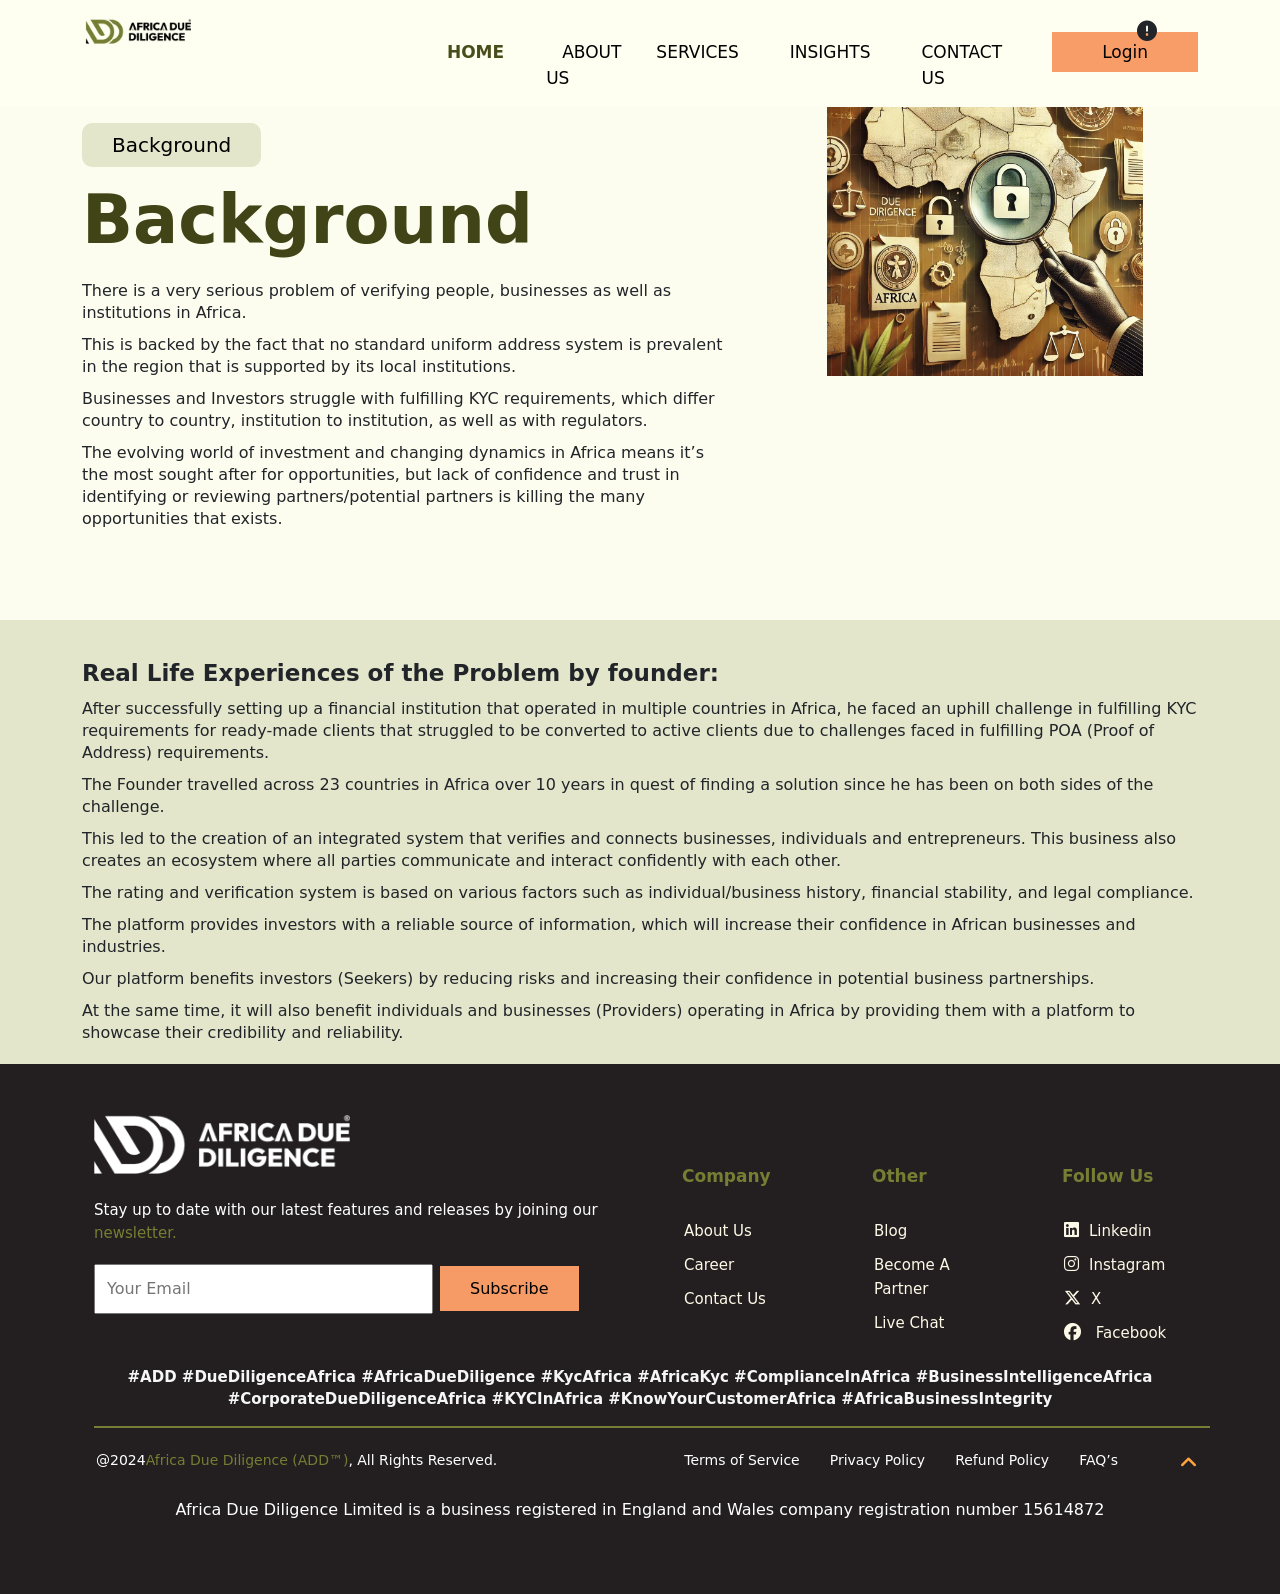
<file: aboutbackground.html>
<!DOCTYPE html>
<html lang="en">
<head>
    <meta charset="UTF-8">
    <meta name="viewport" content="width=device-width, initial-scale=1.0">
    <title>BACKGROUND | Africa Due Diligence</title>
    <link rel="stylesheet" href="css/style.css">
    <link href="https://cdn.jsdelivr.net/npm/bootstrap@5.3.3/dist/css/bootstrap.min.css" rel="stylesheet" integrity="sha384-QWTKZyjpPEjISv5WaRU9OFeRpok6YctnYmDr5pNlyT2bRjXh0JMhjY6hW+ALEwIH" crossorigin="anonymous">
    <link rel="stylesheet" href="https://cdnjs.cloudflare.com/ajax/libs/font-awesome/6.7.2/css/all.min.css" integrity="sha512-Evv84Mr4kqVGRNSgIGL/F/aIDqQb7xQ2vcrdIwxfjThSH8CSR7PBEakCr51Ck+w+/U6swU2Im1vVX0SVk9ABhg==" crossorigin="anonymous" referrerpolicy="no-referrer" />
</head>
<body>


    <div class="banncolor">
        <div class="header">
            <div class="container">
                <div class="headermenu">
                    <button class="openbtn" onclick="openNav()">☰</button>
                    <div class="header-logo">
                        <img src="images/logo.png" alt="">
                    </div>
                    

                    
                    <div class="listmenu">
                        <a href="index.html">HOME</a>
                    </div>

                            <div class="listmenu-2">
                                <ul>

                                    <li>
                                        <div class="dropdown">
                                        <a href="" class="dropbtn">ABOUT US
                                        <div class="dropdown-content">
                                            <a href="aboutbackground.html">BACKGROUND</a>
                                            <a href="aboutfaq.html">FAQ</a>
                                        </div>
                                    </div>
                                </li>

                                <li><a href="services.html">SERVICES</a></li>
                                    
                                    <li> 
                                        <div class="dropdown">
                                        <a href="" class="dropbtn">INSIGHTS</a>
                                        <div class="dropdown-content">
                                            <a href="insightnews.html">NEWS</a>
                                            <a href="insightblog.html">BLOG</a>
                                            </div>
                                            </div>
                                        </li>
                                    <li><a href="contact.html">CONTACT US</a></li>
                                </ul>
                            </div>


                            <div class="login">
                                <a href="login.html">Login</a>
                                <span><i class="fa-solid fa-circle-exclamation"></i></span>
                            </div>
                </div>
            </div>
            <div id="mySidepanel" class="sidepanel">
                <a href="javascript:void(0)" class="closebtn" onclick="closeNav()">×</a>
                <a href="index.html">HOME</a>
                <a href="#">ABOUT US</a>
                <a href="services.html">SERVICES</a>
                <a href="#">INSIGHTS</a>
                <a href="contact.html">CONTACT US</a>
                <a href="login.html">LOGIN</a>
              </div>
        </div>


        <div class="background">
            <div class="container">
                <div class="problem">
                    <div class="row">
                        <div class="col-md-7">
                            <div class="background-text-1">
                            <div class="background-btn">
                            <a href="">Background</a>
                            </div>

                            <div class="backheadding">
                                <h1>Background</h1>
                            </div>
                            <div class="baackdescribe">
                                <p>There is a very serious problem of verifying people, businesses as well as institutions in Africa.</p>

                                <p>This is backed by the fact that no standard uniform address system is prevalent in the region that is supported by its local institutions.</p>

                                <p>Businesses and Investors struggle with fulfilling KYC requirements, which differ country to country, institution to institution, as well as with regulators.</p>

                                <p>The evolving world of investment and changing dynamics in Africa means it’s the most sought after for opportunities, but lack of confidence and trust in identifying or reviewing partners/potential partners is killing the many opportunities that exists.</p>
                            </div>
                            </div>
                        </div>


                        <div class="col-md-5">
                            <div class="background-text">
                                <div class="backimg">
                                    <img src="images/background-pg.webp" alt="">
                                </div>
                            </div>
                        </div>
                    </div>
                </div>
            </div>
        </div>
    </div>


    <div class="powered">
        <div class="container">
   <div class="founder">
    <div class="founderheading">
        <h4>Real Life Experiences of the Problem by founder:</h4>
        <p>After successfully setting up a financial institution that operated in multiple countries in Africa, he faced an uphill challenge in fulfilling KYC requirements for ready-made clients that struggled to be converted to active clients due to challenges faced in fulfilling POA (Proof of Address) requirements.</p>

        <p>The Founder travelled across 23 countries in Africa over 10 years in quest of finding a solution since he has been on both sides of the challenge.</p>

        <p>This led to the creation of an integrated system that verifies and connects businesses, individuals and entrepreneurs. This business also creates an ecosystem where all parties communicate and interact confidently with each other.</p>

        <p>The rating and verification system is based on various factors such as individual/business history, financial stability, and legal compliance.</p>

        <p>The platform provides investors with a reliable source of information, which will increase their confidence in African businesses and industries.</p>

        <p>Our platform benefits investors (Seekers) by reducing risks and increasing their confidence in potential business partnerships.</p>

        <p>At the same time, it will also benefit individuals and businesses (Providers) operating in Africa by providing them with a platform to showcase their credibility and reliability.</p>
    </div>
   </div>
</div>
</div>







    <div class="footer">
        <div class="container">
            <div class="information">
                <div class="row">
                    <div class="col-md-6">
            <div class="footer-logo">
                <img src="images/logo2.png" alt="">
            </div>

            <div class="ftext">
                <p>Stay up to date with our latest features and releases by joining our <span>newsletter.</span></p>
            </div>


            <div class="data-send">
                <div class="container">
                    <div class="mail">
                    <div class="senddata">
                    <form action="">
                        <input type="text" name="email id" placeholder="Your Email">
                    </form>
                </div>
        
        
                <div class="subscribe">
                    <a href="">Subscribe</a>
                </div>
            </div>
                </div>
            </div>
        </div>


        <div class="col-6 col-md-2">
            <div class="finfo-n">
            <p>Company</p>
            <ul>
                <li><a href="">About Us</a></li>
                <li><a href="">Career</a></li>
                <li><a href="">Contact Us</a></li>
            </ul>
        </div>
        </div>


        <div class="col-6 col-md-2">
            <div class="finfo-n">
            <p>Other</p>
            <ul>
                <li><a href="">Blog</a></li>
                <li><a href="">Become A Partner</a></li>
                <li><a href="">Live Chat</a></li>
            </ul>
        </div>
        </div>


        <div class="col-md-2">
            <div class="finfo-n">
            <p>Follow Us</p>
            <ul>
                <li><a href=""> <i class="fa-brands fa-linkedin"></i>Linkedin</a></li>
                <li><a href=""> <i class="fa-brands fa-instagram"></i>Instagram</a></li>
                <li><a href=""> <i class="fa-brands fa-x-twitter"></i>X</a></li>
                <li><a href=""> <i class="fa-brands fa-facebook"></i> Facebook</a></li>
            </ul>
        </div>
        </div>


        </div>
    </div>
    </div>


<div class="container">
    <div class="kyc">
        <p>#ADD #DueDiligenceAfrica  #AfricaDueDiligence  #KycAfrica   #AfricaKyc   #ComplianceInAfrica   #BusinessIntelligenceAfrica   #CorporateDueDiligenceAfrica   #KYCInAfrica   #KnowYourCustomerAfrica   #AfricaBusinessIntegrity </p>
    </div>
    <div class="fline"></div>
</div>
    

<div class="footerlist">
    <div class="container">
        <div class="terms">
            <div class="row">
                <div class="col-md-6">
                    <div class="wales">
                    <p><small>@2024<span>Africa Due Diligence (ADD™)</span>, All Rights Reserved.</small></p>
                    </div>
                </div>

                <div class="col-md-6">
                    <div class="footer-polict">
                        <ul>
                            <li><a href="">Terms of Service</a></li>
                            <li><a href="">Privacy Policy</a></li>
                            <li><a href="">Refund Policy</a></li>
                            <li><a href="">FAQ’s</a></li>
                            <div class="up">
                                <ul>
                                    <li><a href=""><i class="fa-solid fa-angle-up"></i></a></li>
                                </ul>
                            </div>
                        </ul>
                    </div>
                </div>
            </div>
        </div>
    </div>
</div>


<div class="registration">
    <p>Africa Due Diligence Limited is a business registered in England and Wales company registration number 15614872
    </p>
</div>
    </div>

    <script src="https://cdn.jsdelivr.net/npm/bootstrap@5.3.3/dist/js/bootstrap.bundle.min.js" integrity="sha384-YvpcrYf0tY3lHB60NNkmXc5s9fDVZLESaAA55NDzOxhy9GkcIdslK1eN7N6jIeHz" crossorigin="anonymous"></script>
    <script>
        function openNav() {
          document.getElementById("mySidepanel").style.width = "250px";
        }
        
        function closeNav() {
          document.getElementById("mySidepanel").style.width = "0";
        }
        </script>
</body>
</html>
</file>
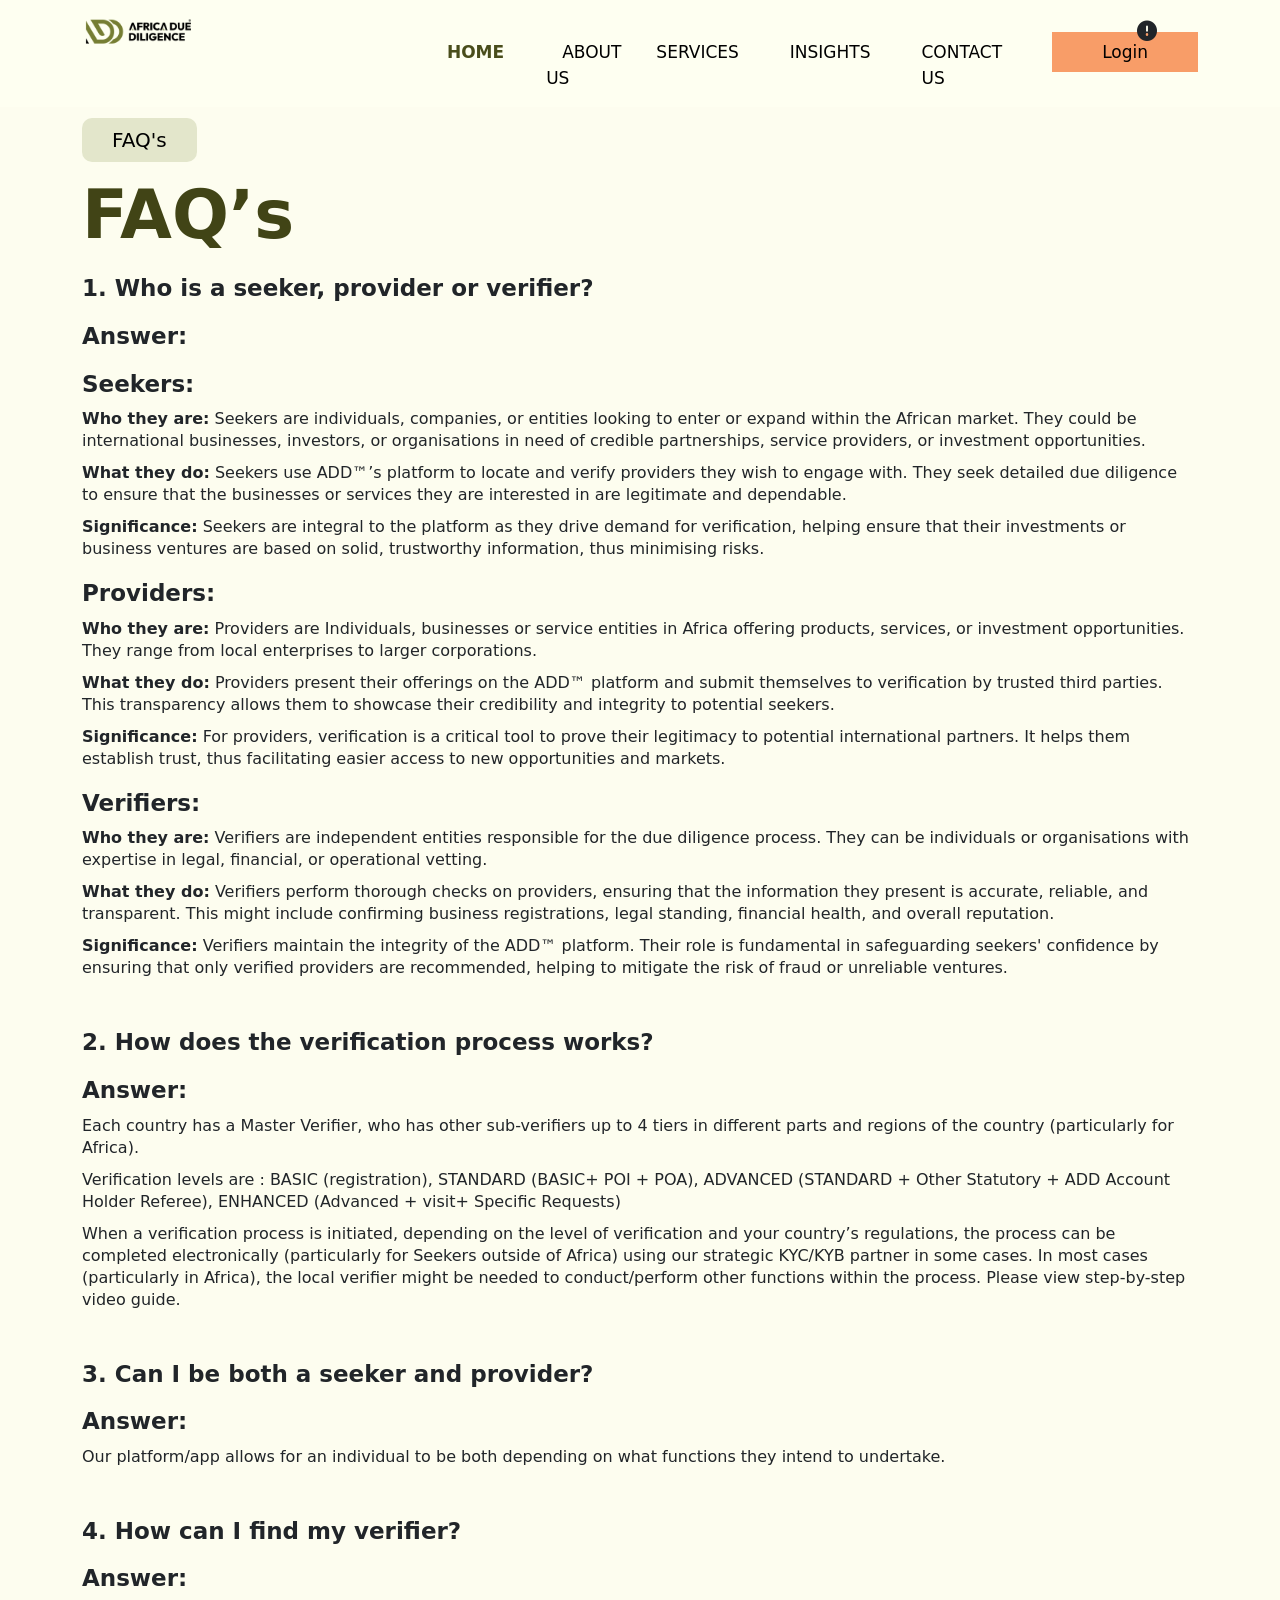
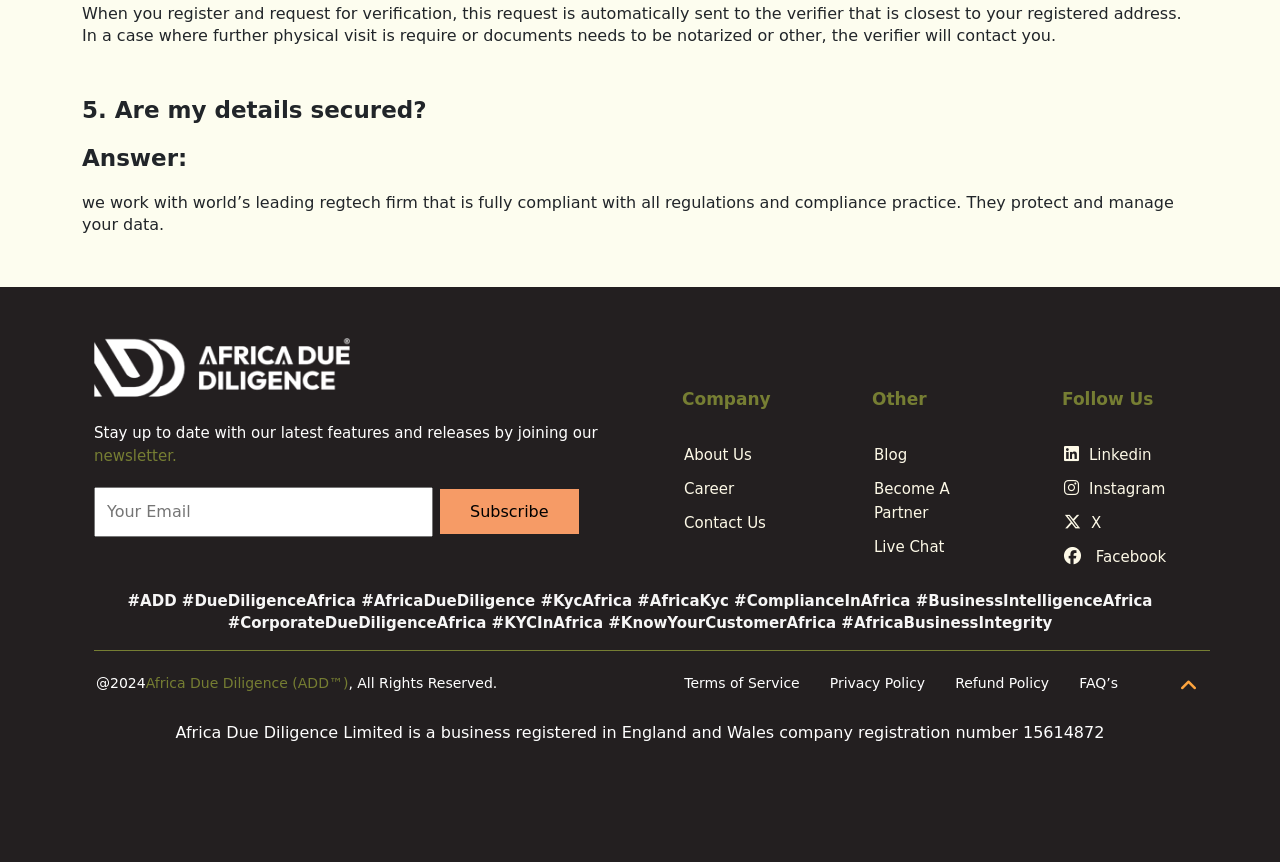
<file: aboutfaq.html>
<!DOCTYPE html>
<html lang="en">
<head>
    <meta charset="UTF-8">
    <meta name="viewport" content="width=device-width, initial-scale=1.0">
    <title>FAQ's | Africa Due Diligence</title>
    <link rel="stylesheet" href="css/style.css">
    <link href="https://cdn.jsdelivr.net/npm/bootstrap@5.3.3/dist/css/bootstrap.min.css" rel="stylesheet" integrity="sha384-QWTKZyjpPEjISv5WaRU9OFeRpok6YctnYmDr5pNlyT2bRjXh0JMhjY6hW+ALEwIH" crossorigin="anonymous">
    <link rel="stylesheet" href="https://cdnjs.cloudflare.com/ajax/libs/font-awesome/6.7.2/css/all.min.css" integrity="sha512-Evv84Mr4kqVGRNSgIGL/F/aIDqQb7xQ2vcrdIwxfjThSH8CSR7PBEakCr51Ck+w+/U6swU2Im1vVX0SVk9ABhg==" crossorigin="anonymous" referrerpolicy="no-referrer" />
</head>
<body>


    <div class="banncolor">
        <div class="header">
            <div class="container">
                <div class="headermenu">
                    <button class="openbtn" onclick="openNav()">☰</button>
                    <div class="header-logo">
                        <img src="images/logo.png" alt="">
                    </div>
                    

                    
                    <div class="listmenu">
                        <a href="index.html">HOME</a>
                    </div>

                            <div class="listmenu-2">
                                <ul>

                                    <li>
                                        <div class="dropdown">
                                        <a href="" class="dropbtn">ABOUT US
                                        <div class="dropdown-content">
                                            <a href="aboutbackground.html">BACKGROUND</a>
                                            <a href="aboutfaq.html">FAQ</a>
                                        </div>
                                    </div>
                                </li>

                                <li><a href="services.html">SERVICES</a></li>
                                    
                                    <li> 
                                        <div class="dropdown">
                                        <a href="" class="dropbtn">INSIGHTS</a>
                                        <div class="dropdown-content">
                                            <a href="insightnews.html">NEWS</a>
                                            <a href="insightblog.html">BLOG</a>
                                            </div>
                                            </div>
                                        </li>
                                    <li><a href="contact.html">CONTACT US</a></li>
                                </ul>
                            </div>


                            <div class="login">
                                <a href="login.html">Login</a>
                                <span><i class="fa-solid fa-circle-exclamation"></i></span>
                            </div>
                </div>
            </div>
            <div id="mySidepanel" class="sidepanel">
                <a href="javascript:void(0)" class="closebtn" onclick="closeNav()">×</a>
                <a href="index.html">HOME</a>
                <a href="#">ABOUT US</a>
                <a href="services.html">SERVICES</a>
                <a href="#">INSIGHTS</a>
                <a href="contact.html">CONTACT US</a>
                <a href="login.html">LOGIN</a>
              </div>
        </div>


        <div class="faq">
            <div class="container">
                <div class="faq-describe">
                    <div class="row">
                        <div class="col-md-12">
                           <div class="verifaires">
                            <div class="faq-btn">
                                <a href="">FAQ's</a>
                            </div>

                            <div class="faq-headding">
                                <h1>FAQ’s</h1>
                                <h4>1. Who is a seeker, provider or verifier?</h4>
                                <h4>Answer:</h4>
                                <h4>Seekers:</h4>
                                <p><b>Who they are:</b> Seekers are individuals, companies, or entities looking to enter or expand within the African market. They could be international businesses, investors, or organisations in need of credible partnerships, service providers, or investment opportunities.</p>

                                <p><b>What they do:</b> Seekers use ADD™’s platform to locate and verify providers they wish to engage with. They seek detailed due diligence to ensure that the businesses or services they are interested in are legitimate and dependable.</p>
                                
                                <p><b>Significance:</b> Seekers are integral to the platform as they drive demand for verification, helping ensure that their investments or business ventures are based on solid, trustworthy information, thus minimising risks. </p>

                                <h4>Providers:</h4>
                                <p><b>Who they are:</b> Providers are Individuals, businesses or service entities in Africa offering products, services, or investment opportunities. They range from local enterprises to larger corporations.</p>

                                <p><b>What they do:</b> Providers present their offerings on the ADD™ platform and submit themselves to verification by trusted third parties. This transparency allows them to showcase their credibility and integrity to potential seekers.</p>

                                <p><b>Significance:</b> For providers, verification is a critical tool to prove their legitimacy to potential international partners. It helps them establish trust, thus facilitating easier access to new opportunities and markets.</p>


                                <h4>Verifiers:</h4>
                                <p><b>Who they are:</b> Verifiers are independent entities responsible for the due diligence process. They can be individuals or organisations with expertise in legal, financial, or operational vetting.</p>

                                <p><b>What they do:</b> Verifiers perform thorough checks on providers, ensuring that the information they present is accurate, reliable, and transparent. This might include confirming business registrations, legal standing, financial health, and overall reputation.</p>

                                <p><b>Significance:</b> Verifiers maintain the integrity of the ADD™ platform. Their role is fundamental in safeguarding seekers' confidence by ensuring that only verified providers are recommended, helping to mitigate the risk of fraud or unreliable ventures.</p>
                            </div>


                            <div class="faq-p-2">
                                <h4>2. How does the verification process works?</h4>
                            </div>
                            <div class="faq-sub">
                                <h4>Answer:</h4>
                                <p>Each country has a Master Verifier, who has other sub-verifiers up to 4 tiers in different parts and regions of the country (particularly for Africa).</p>

                                <p>Verification levels are : BASIC (registration), STANDARD (BASIC+ POI + POA), ADVANCED (STANDARD + Other Statutory + ADD Account Holder Referee), ENHANCED (Advanced + visit+ Specific Requests)</p>

                                <p>When a verification process is initiated, depending on the level of verification and your country’s regulations, the process can be completed electronically (particularly for Seekers outside of Africa) using our strategic KYC/KYB partner in some cases. In most cases (particularly in Africa), the local verifier might be needed to conduct/perform other functions within the process. Please view step-by-step video guide.</p>
                            </div>


                            <div class="faq-p-2">
                                <h4>3. Can I be both a seeker and provider?</h4>
                            </div>
                            <div class="faq-sub">
                                <h4>Answer:</h4>
                                <p>Our platform/app allows for an individual to be both depending on what functions they intend to undertake.</p>
                            </div>


                            <div class="faq-p-2">
                                <h4>4. How can I find my verifier?</h4>
                            </div>
                            <div class="faq-sub">
                                <h4>Answer:</h4>
                                <p>When you register and request for verification, this request is automatically sent to the verifier that is closest to your registered address. In a case where further physical visit is require or documents needs to be notarized or other, the verifier will contact you.</p>
                            </div>


                            <div class="faq-p-2">
                                <h4>5. Are my details secured?</h4>
                            </div>
                            <div class="faq-sub-00">
                                <h4>Answer:</h4>
                                <p> we work with world’s leading regtech firm that is fully compliant with all regulations and compliance practice. They protect and manage your data.</p>
                            </div>
                           </div>
                        </div>
                    </div>
                </div>
            </div>
        </div>

    </div>


    







    <div class="footer-1">
        <div class="container">
            <div class="information">
                <div class="row">
                    <div class="col-md-6">
            <div class="footer-logo">
                <img src="images/logo2.png" alt="">
            </div>

            <div class="ftext">
                <p>Stay up to date with our latest features and releases by joining our <span>newsletter.</span></p>
            </div>


            <div class="data-send">
                <div class="container">
                    <div class="mail">
                    <div class="senddata">
                    <form action="">
                        <input type="text" name="email id" placeholder="Your Email">
                    </form>
                </div>
        
        
                <div class="subscribe">
                    <a href="">Subscribe</a>
                </div>
            </div>
                </div>
            </div>
        </div>


        <div class="col-6 col-md-2">
            <div class="finfo-n">
            <p>Company</p>
            <ul>
                <li><a href="">About Us</a></li>
                <li><a href="">Career</a></li>
                <li><a href="">Contact Us</a></li>
            </ul>
        </div>
        </div>


        <div class="col-6 col-md-2">
            <div class="finfo-n">
            <p>Other</p>
            <ul>
                <li><a href="">Blog</a></li>
                <li><a href="">Become A Partner</a></li>
                <li><a href="">Live Chat</a></li>
            </ul>
        </div>
        </div>


        <div class="col-md-2">
            <div class="finfo-n">
            <p>Follow Us</p>
            <ul>
                <li><a href=""> <i class="fa-brands fa-linkedin"></i>Linkedin</a></li>
                <li><a href=""> <i class="fa-brands fa-instagram"></i>Instagram</a></li>
                <li><a href=""> <i class="fa-brands fa-x-twitter"></i>X</a></li>
                <li><a href=""> <i class="fa-brands fa-facebook"></i> Facebook</a></li>
            </ul>
        </div>
        </div>


        </div>
    </div>
    </div>


<div class="container">
    <div class="kyc">
        <p>#ADD #DueDiligenceAfrica  #AfricaDueDiligence  #KycAfrica   #AfricaKyc   #ComplianceInAfrica   #BusinessIntelligenceAfrica   #CorporateDueDiligenceAfrica   #KYCInAfrica   #KnowYourCustomerAfrica   #AfricaBusinessIntegrity </p>
    </div>
    <div class="fline"></div>
</div>
    

<div class="footerlist">
    <div class="container">
        <div class="terms">
            <div class="row">
                <div class="col-md-6">
                    <div class="wales">
                    <p><small>@2024<span>Africa Due Diligence (ADD™)</span>, All Rights Reserved.</small></p>
                    </div>
                </div>

                <div class="col-md-6">
                    <div class="footer-polict">
                        <ul>
                            <li><a href="">Terms of Service</a></li>
                            <li><a href="">Privacy Policy</a></li>
                            <li><a href="">Refund Policy</a></li>
                            <li><a href="">FAQ’s</a></li>
                            <div class="up">
                                <ul>
                                    <li><a href=""><i class="fa-solid fa-angle-up"></i></a></li>
                                </ul>
                            </div>
                        </ul>
                    </div>
                </div>
            </div>
        </div>
    </div>
</div>


<div class="registration">
    <p>Africa Due Diligence Limited is a business registered in England and Wales company registration number 15614872
    </p>
</div>
    </div>

    <script src="https://cdn.jsdelivr.net/npm/bootstrap@5.3.3/dist/js/bootstrap.bundle.min.js" integrity="sha384-YvpcrYf0tY3lHB60NNkmXc5s9fDVZLESaAA55NDzOxhy9GkcIdslK1eN7N6jIeHz" crossorigin="anonymous"></script>
    <script>
        function openNav() {
          document.getElementById("mySidepanel").style.width = "250px";
        }
        
        function closeNav() {
          document.getElementById("mySidepanel").style.width = "0";
        }
        </script>
</body>
</html>
</file>
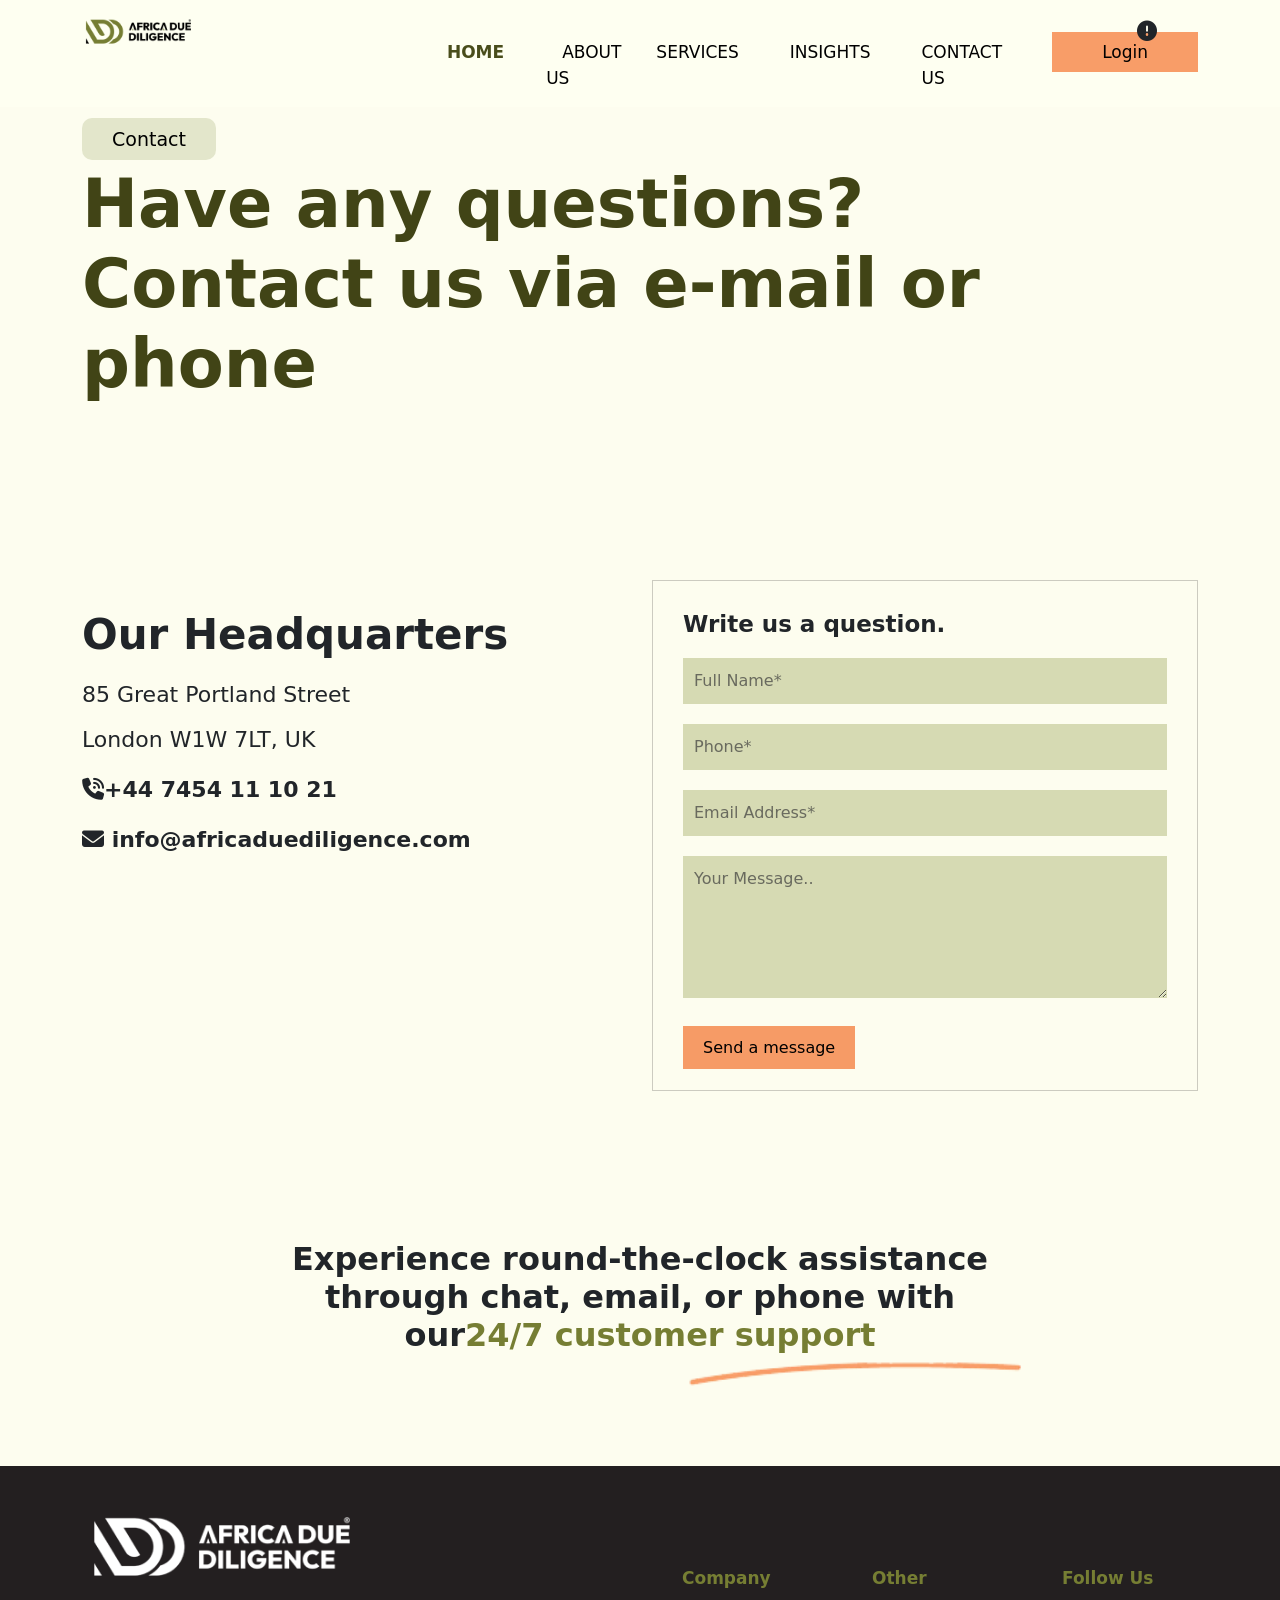
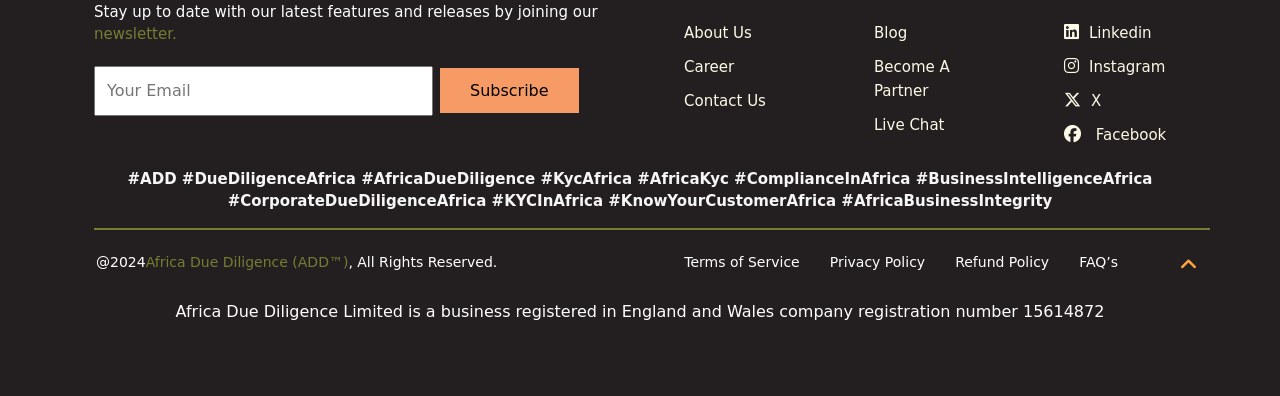
<file: contact.html>
<!DOCTYPE html>
<html lang="en">
<head>
    <meta charset="UTF-8">
    <meta name="viewport" content="width=device-width, initial-scale=1.0">
    <title>Contact Africa Due Diligence</title>
    <link rel="stylesheet" href="css/style.css">
    <link href="https://cdn.jsdelivr.net/npm/bootstrap@5.3.3/dist/css/bootstrap.min.css" rel="stylesheet" integrity="sha384-QWTKZyjpPEjISv5WaRU9OFeRpok6YctnYmDr5pNlyT2bRjXh0JMhjY6hW+ALEwIH" crossorigin="anonymous">
    <link rel="stylesheet" href="https://cdnjs.cloudflare.com/ajax/libs/font-awesome/6.7.2/css/all.min.css" integrity="sha512-Evv84Mr4kqVGRNSgIGL/F/aIDqQb7xQ2vcrdIwxfjThSH8CSR7PBEakCr51Ck+w+/U6swU2Im1vVX0SVk9ABhg==" crossorigin="anonymous" referrerpolicy="no-referrer" />
</head>
<body>


    <div class="banncolor">
        <div class="header">
            <div class="container">
                <div class="headermenu">
                    <button class="openbtn" onclick="openNav()">☰</button>
                    <div class="header-logo-1">
                        <img src="images/logo.png" alt="">
                    </div>
                    

                    
                    <div class="listmenu">
                        <a href="index.html">HOME</a>
                    </div>

                            <div class="listmenu-2">
                                <ul>

                                    <li>
                                        <div class="dropdown">
                                        <a href="" class="dropbtn">ABOUT US
                                        <div class="dropdown-content">
                                            <a href="aboutbackground.html">BACKGROUND</a>
                                            <a href="aboutfaq.html">FAQ</a>
                                        </div>
                                    </div>
                                </li>

                                <li><a href="services.html">SERVICES</a></li>
                                    
                                    <li> 
                                        <div class="dropdown">
                                        <a href="" class="dropbtn">INSIGHTS</a>
                                        <div class="dropdown-content">
                                            <a href="insightnews.html">NEWS</a>
                                            <a href="insightblog.html">BLOG</a>
                                            </div>
                                            </div>
                                        </li>
                                    <li><a href="contact.html">CONTACT US</a></li>
                                </ul>
                            </div>


                            <div class="login">
                                <a href="login.html">Login</a>
                                <span><i class="fa-solid fa-circle-exclamation"></i></span>
                            </div>
                </div>
            </div>
            <div id="mySidepanel" class="sidepanel">
                <a href="javascript:void(0)" class="closebtn" onclick="closeNav()">×</a>
                <a href="index.html">HOME</a>
                <a href="#">ABOUT US</a>
                <a href="services.html">SERVICES</a>
                <a href="#">INSIGHTS</a>
                <a href="contact.html">CONTACT US</a>
                <a href="login.html">LOGIN</a>
              </div>
        </div>


        
<div class="contact">
    <div class="container">
        <div class="markets">
            <div class="row">
                <div class="col-md-12">
                    <div class="phone">
                        <div class="contact-btn">
                            <a href="">Contact</a>
                        </div>

                        <div class="phone-heading">
                            
                            <h1>Have any questions? 
                                <br>
                                Contact us via e-mail or phone</h1>
                        </div>
                    </div>
                </div>
            </div>
        </div>
    </div>
</div>



<div class="serbcolor-1">
    <div class="headqueater">
        <div class="container">
            <div class="street">
                <div class="row">
                    <div class="col-md-6">
                        <div class="write">
                            <div class="our-headqueaters">
                                <h2>Our Headquarters</h2>
                                <h5>85 Great Portland Street</h5>
                                <h5>London W1W 7LT, UK</h5>
                                <h3> <i class="fa-solid fa-phone-volume"></i>+44 7454 11 10 21</h3>
                                <h3> <i class="fa-solid fa-envelope"></i> info@africaduediligence.com</h3>
                            </div>
                        </div>
                    </div>

                    <div class="col-md-6">
                        <div class="write-questions">
                            <h3>Write us a question.</h3>
                            <div class="send-a-message">
                                <form action="">
                                    <input type="text" name="name" placeholder="Full Name*">
                                    <input type="number" name="phone" placeholder="Phone*">
                                    <input type="text" name="email address" placeholder="Email Address*">
                                    <textarea name="" id="" rows="5" placeholder="Your Message.."></textarea>
                                </form>
                                <div class="submit-btn">
                                    <a href="">Send a message</a>
                                </div>
                                
                            </div>
                        </div>
                    </div>
                </div>
            </div>
        </div>
    </div>
</div>


<div class="intelegance-1">
    <div class="container">
        <div class="coustomer">
            <h2>Experience round-the-clock assistance through chat, email, or phone with our<span>24/7 customer support</span></h2>
            <img src="images/text-line.png" alt="">
        </div> 
    </div>
</div>
    </div>



    
    
   






    <div class="footer">
        <div class="container">
            <div class="information">
                <div class="row">
                    <div class="col-md-6">
            <div class="footer-logo">
                <img src="images/logo2.png" alt="">
            </div>

            <div class="ftext">
                <p>Stay up to date with our latest features and releases by joining our <span>newsletter.</span></p>
            </div>


            <div class="data-send">
                <div class="container">
                    <div class="mail">
                    <div class="senddata">
                    <form action="">
                        <input type="text" name="email id" placeholder="Your Email">
                    </form>
                </div>
        
        
                <div class="subscribe">
                    <a href="">Subscribe</a>
                </div>
            </div>
                </div>
            </div>
        </div>


        <div class="col-6 col-md-2">
            <div class="finfo-n">
            <p>Company</p>
            <ul>
                <li><a href="">About Us</a></li>
                <li><a href="">Career</a></li>
                <li><a href="">Contact Us</a></li>
            </ul>
        </div>
        </div>


        <div class="col-6 col-md-2">
            <div class="finfo-n">
            <p>Other</p>
            <ul>
                <li><a href="">Blog</a></li>
                <li><a href="">Become A Partner</a></li>
                <li><a href="">Live Chat</a></li>
            </ul>
        </div>
        </div>


        <div class="col-md-2">
            <div class="finfo-n">
            <p>Follow Us</p>
            <ul>
                <li><a href=""> <i class="fa-brands fa-linkedin"></i>Linkedin</a></li>
                <li><a href=""> <i class="fa-brands fa-instagram"></i>Instagram</a></li>
                <li><a href=""> <i class="fa-brands fa-x-twitter"></i>X</a></li>
                <li><a href=""> <i class="fa-brands fa-facebook"></i> Facebook</a></li>
            </ul>
        </div>
        </div>


        </div>
    </div>
    </div>


<div class="container">
    <div class="kyc">
        <p>#ADD #DueDiligenceAfrica  #AfricaDueDiligence  #KycAfrica   #AfricaKyc   #ComplianceInAfrica   #BusinessIntelligenceAfrica   #CorporateDueDiligenceAfrica   #KYCInAfrica   #KnowYourCustomerAfrica   #AfricaBusinessIntegrity </p>
    </div>
    <div class="fline"></div>
</div>
    

<div class="footerlist">
    <div class="container">
        <div class="terms">
            <div class="row">
                <div class="col-md-6">
                    <div class="wales">
                    <p><small>@2024<span>Africa Due Diligence (ADD™)</span>, All Rights Reserved.</small></p>
                    </div>
                </div>

                <div class="col-md-6">
                    <div class="footer-polict">
                        <ul>
                            <li><a href="">Terms of Service</a></li>
                            <li><a href="">Privacy Policy</a></li>
                            <li><a href="">Refund Policy</a></li>
                            <li><a href="">FAQ’s</a></li>
                            <div class="up">
                                <ul>
                                    <li><a href=""><i class="fa-solid fa-angle-up"></i></a></li>
                                </ul>
                            </div>
                        </ul>
                    </div>
                </div>
            </div>
        </div>
    </div>
</div>


<div class="registration">
    <p>Africa Due Diligence Limited is a business registered in England and Wales company registration number 15614872
    </p>
</div>
    </div>

    <script src="https://cdn.jsdelivr.net/npm/bootstrap@5.3.3/dist/js/bootstrap.bundle.min.js" integrity="sha384-YvpcrYf0tY3lHB60NNkmXc5s9fDVZLESaAA55NDzOxhy9GkcIdslK1eN7N6jIeHz" crossorigin="anonymous"></script>
    <script>
        function openNav() {
          document.getElementById("mySidepanel").style.width = "250px";
        }
        
        function closeNav() {
          document.getElementById("mySidepanel").style.width = "0";
        }
        </script>
</body>
</html>
</file>
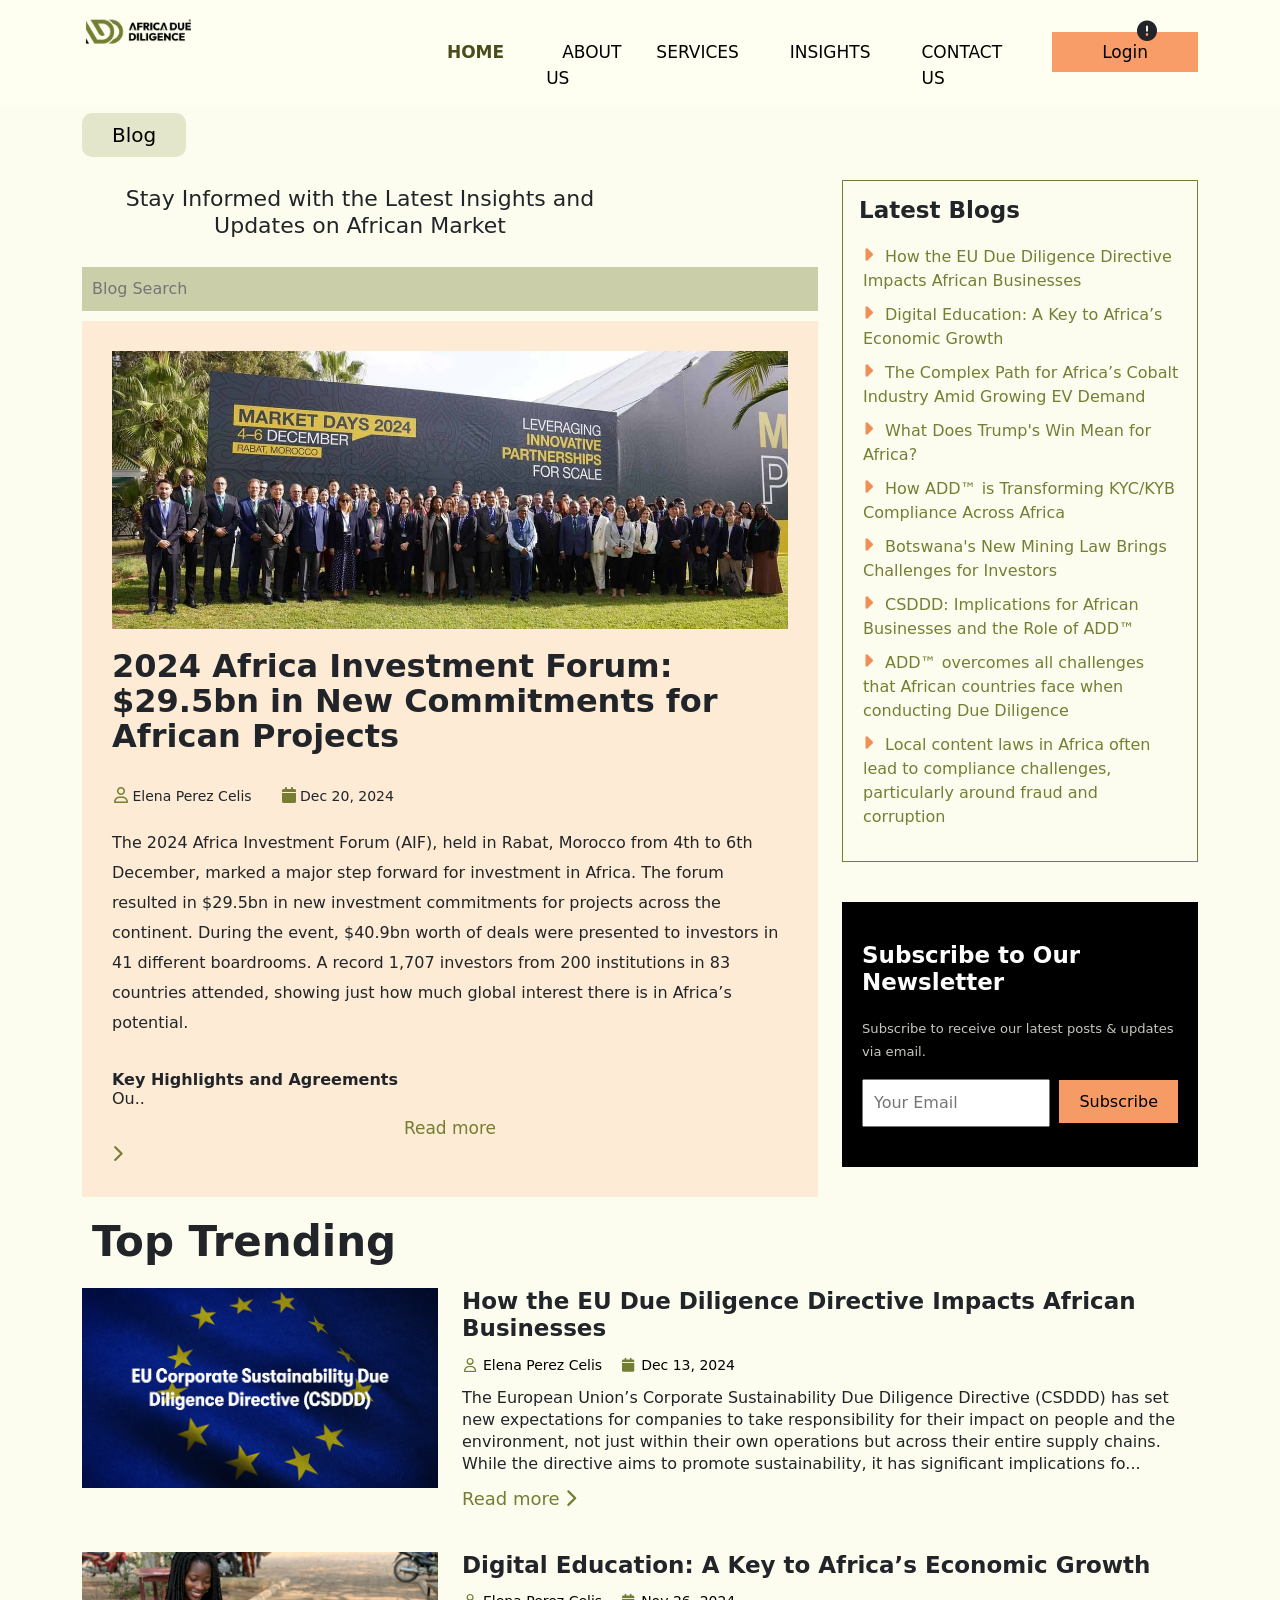
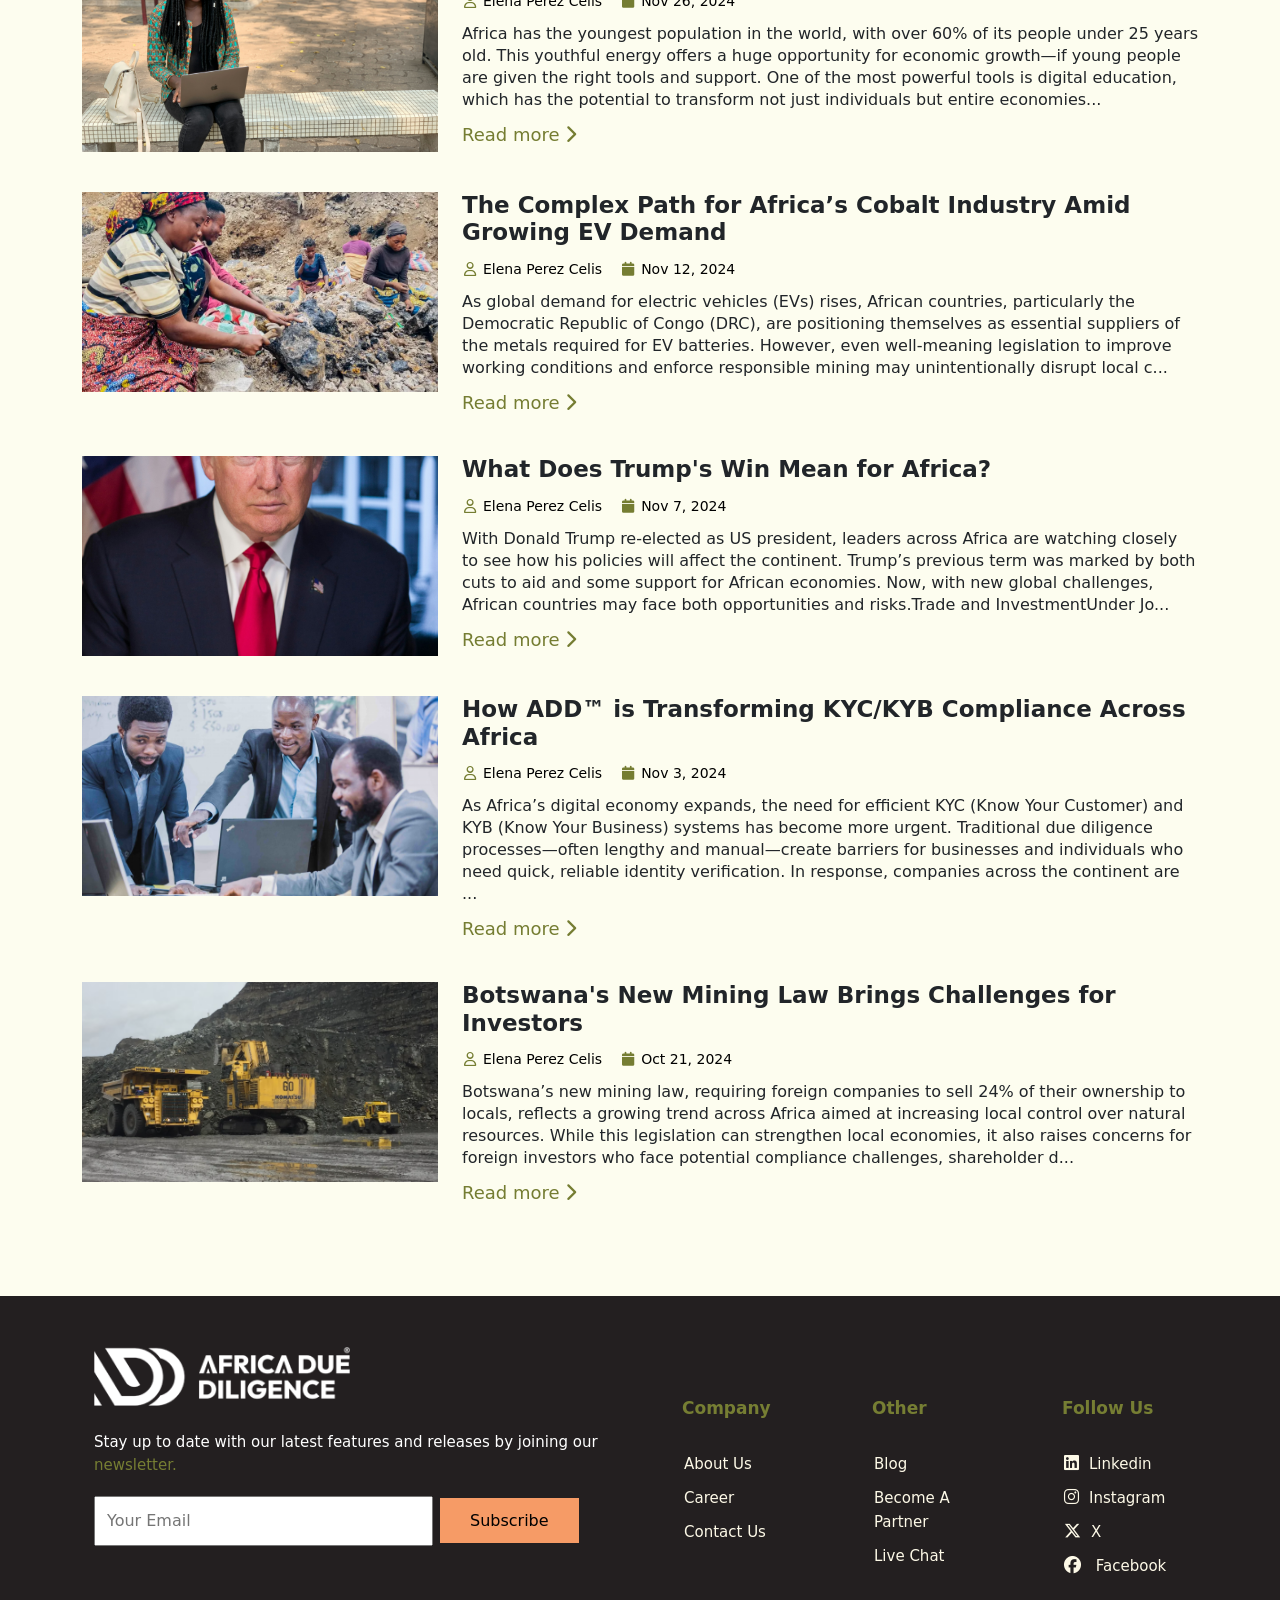
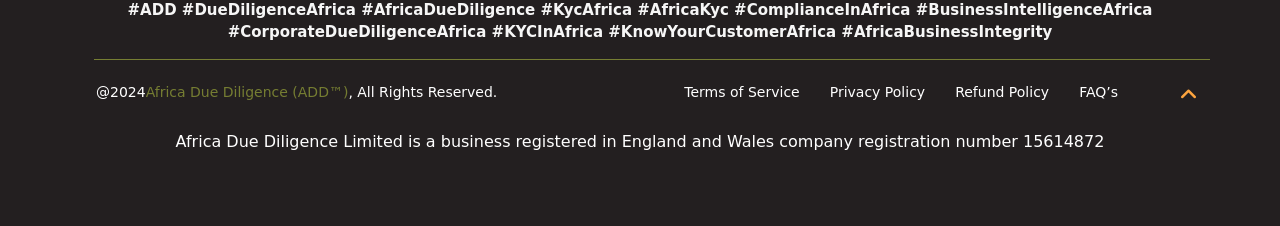
<file: insightblog.html>
<!DOCTYPE html>
<html lang="en">
<head>
    <meta charset="UTF-8">
    <meta name="viewport" content="width=device-width, initial-scale=1.0">
    <title>Blog | Africa Due Diligence</title>
    <link rel="stylesheet" href="css/style.css">
    <link href="https://cdn.jsdelivr.net/npm/bootstrap@5.3.3/dist/css/bootstrap.min.css" rel="stylesheet" integrity="sha384-QWTKZyjpPEjISv5WaRU9OFeRpok6YctnYmDr5pNlyT2bRjXh0JMhjY6hW+ALEwIH" crossorigin="anonymous">
    <link rel="stylesheet" href="https://cdnjs.cloudflare.com/ajax/libs/font-awesome/6.7.2/css/all.min.css" integrity="sha512-Evv84Mr4kqVGRNSgIGL/F/aIDqQb7xQ2vcrdIwxfjThSH8CSR7PBEakCr51Ck+w+/U6swU2Im1vVX0SVk9ABhg==" crossorigin="anonymous" referrerpolicy="no-referrer" />
</head>
<body>


    <div class="banncolor">
        <div class="header">
            <div class="container">
                <div class="headermenu">
                    <button class="openbtn" onclick="openNav()">☰</button>
                    <div class="header-logo-1">
                        <img src="images/logo.png" alt="">
                    </div>
                    

                    
                    <div class="listmenu">
                        <a href="index.html">HOME</a>
                    </div>

                            <div class="listmenu-2">
                                <ul>

                                    <li>
                                        <div class="dropdown">
                                        <a href="" class="dropbtn">ABOUT US
                                        <div class="dropdown-content">
                                            <a href="aboutbackground.html">BACKGROUND</a>
                                            <a href="aboutfaq.html">FAQ</a>
                                        </div>
                                    </div>
                                </li>

                                <li><a href="services.html">SERVICES</a></li>
                                    
                                    <li> 
                                        <div class="dropdown">
                                        <a href="" class="dropbtn">INSIGHTS</a>
                                        <div class="dropdown-content">
                                            <a href="insightnews.html">NEWS</a>
                                            <a href="insightblog.html">BLOG</a>
                                            </div>
                                            </div>
                                        </li>
                                    <li><a href="contact.html">CONTACT US</a></li>
                                </ul>
                            </div>


                            <div class="login">
                                <a href="login.html">Login</a>
                                <span><i class="fa-solid fa-circle-exclamation"></i></span>
                            </div>
                </div>
            </div>
            <div id="mySidepanel" class="sidepanel">
                <a href="javascript:void(0)" class="closebtn" onclick="closeNav()">×</a>
                <a href="index.html">HOME</a>
                <a href="#">ABOUT US</a>
                <a href="services.html">SERVICES</a>
                <a href="#">INSIGHTS</a>
                <a href="contact.html">CONTACT US</a>
                <a href="login.html">LOGIN</a>
              </div>
        </div>



        <div class="news">
            <div class="container">
                <div class="new">
                    <div class="row">
                        <div class="col-md-8">
                          <div class="informed-2">
                            <div class="news-btn-2">
                                <a href="">Blog</a>
                            </div>

                            <div class="updates">
                                <h5>Stay Informed with the Latest Insights and Updates on African Market</h5>
                            </div>

                            <div class="search">
                                <form action="">
                                    <input type="text" name="blog search" placeholder="Blog Search">
                                </form>
                            </div>

                            <div class="blog-dtls-2">
                                <div class="blogimg">
                                    <img src="images/blog_67657e19116c7.jpg" alt="">
                                </div>

                                
                                <div class="dtls-3">
                                    <h2>2024 Africa Investment Forum: $29.5bn in New Commitments for African Projects</h2>
                                </div>

                                <div class="uscal">
                                    <ul>
                                      <li><a href=""><i class="fa-regular fa-user"></i></a> Elena Perez Celis</li>
                                      <li><a href=""><i class="fa-solid fa-calendar"></i></a> Dec 20, 2024</li>
                                    </ul>
                              </div>  

                              <div class="phase">
                                <h3>The 2024 Africa Investment Forum (AIF), held in Rabat, Morocco from 4th to 6th December, marked a major step forward for investment in Africa. The forum resulted in $29.5bn in new investment commitments for projects across the continent. During the event, $40.9bn worth of deals were presented to investors in 41 different boardrooms. A record 1,707 investors from 200 institutions in 83 countries attended, showing just how much global interest there is in Africa’s potential.</h3>
                              </div>

                              <div class="role-2">
                                <p><strong>Key Highlights and Agreements</strong></p>
                                <p>Ou..</p>
                                
                                <a href="">Read more <i class="fa-solid fa-chevron-right"></i></a>
                              </div>
                            </div>                  
                          </div>
                        </div>


                        <div class="col-md-4">
                            <div class="stay">
                              <div class="latest">
                                  <h4>Latest Blogs</h4>
                                  <ul>
                                    <li><a href=""><i class="fa-solid fa-caret-right"></i>How the EU Due Diligence Directive Impacts African Businesses</a></li>

                                    <li><a href=""><i class="fa-solid fa-caret-right"></i>Digital Education: A Key to Africa’s Economic Growth</a></li>
                                    
                                    <li><a href=""><i class="fa-solid fa-caret-right"></i>The Complex Path for Africa’s Cobalt Industry Amid Growing EV Demand</a></li>

                                    <li><a href=""><i class="fa-solid fa-caret-right"></i>What Does Trump's Win Mean for Africa?</a></li>

                                    <li><a href=""><i class="fa-solid fa-caret-right"></i>How ADD™ is Transforming KYC/KYB Compliance Across Africa</a></li>

                                    <li><a href=""><i class="fa-solid fa-caret-right"></i>Botswana's New Mining Law Brings Challenges for Investors</a></li>

                                    <li><a href=""><i class="fa-solid fa-caret-right"></i>CSDDD: Implications for African Businesses and the Role of ADD™</a></li>

                                    <li><a href=""><i class="fa-solid fa-caret-right"></i>ADD™ overcomes all challenges that African countries face when conducting Due Diligence</a></li>

                                    <li><a href=""><i class="fa-solid fa-caret-right"></i>Local content laws in Africa often lead to compliance challenges, particularly around fraud and corruption</a></li>
                                </ul>
                              </div>

                              <div class="blog-side-2">
                                <h4>Subscribe to Our Newsletter</h4>
                                <p><small>Subscribe to receive our latest posts & updates via email.</small></p>
                                <div class="email-side">
                                    <form action="">
                                        <input type="text" name="email-2" placeholder="Your Email">
                                    </form>
                                    <div class="submit-btn">
                                        <a href="">Subscribe</a>
                                    </div>
                                </div>
                              </div>
                            </div>
                          </div>
                    </div>
                </div>
            </div>
        </div>



        <div class="trending">
            <div class="container">
                <div class="top-trending">
                    <h2>Top Trending</h2>
                </div>
                <div class="valu">
                    <div class="row">
                        <div class="col-md-4">
                            <div class="intra">

                                <div class="boximg">
                                    <img src="images/blog_675c546b610d4.png" alt="">
                                </div>
                            </div>
                        </div>

                        <div class="col-md-8">
                            <div class="intra">
                                <div class="intaheading">
                                    <h3>How the EU Due Diligence Directive Impacts African Businesses</h3>
                                </div>
                                <div class="blog-date">
                                    <ul>
                                        <li><a href=""><i class="fa-regular fa-user"></i>Elena Perez Celis</a> </li>
                                        <li><a href=""><i class="fa-solid fa-calendar"></i>Dec 13, 2024</a> </li>
                                    </ul>
                                    <p>The European Union’s Corporate Sustainability Due Diligence Directive (CSDDD) has set new expectations for companies to take responsibility for their impact on people and the environment, not just within their own operations but across their entire supply chains. While the directive aims to promote sustainability, it has significant implications fo...</p>
                                </div>
                                <div class="read-more">
                                    <a href="">Read more<i class="fa-solid fa-chevron-right"></i></a>
                                </div>
                            </div>
                        </div>
                    </div>

                    <div class="row">
                        <div class="col-md-4">
                            <div class="intra">

                                <div class="boximg">
                                    <img src="images/blog_6745ec79694fe.jpg" alt="">
                                </div>
                            </div>
                        </div>

                        <div class="col-md-8">
                            <div class="intra">
                                <div class="intaheading">
                                    <h3>Digital Education: A Key to Africa’s Economic Growth</h3>
                                </div>
                                <div class="blog-date">
                                    <ul>
                                        <li><a href=""><i class="fa-regular fa-user"></i>Elena Perez Celis</a> </li>
                                        <li><a href=""><i class="fa-solid fa-calendar"></i>Nov 26, 2024</a> </li>
                                    </ul>
                                    <p>Africa has the youngest population in the world, with over 60% of its people under 25 years old. This youthful energy offers a huge opportunity for economic growth—if young people are given the right tools and support. One of the most powerful tools is digital education, which has the potential to transform not just individuals but entire economies...</p>
                                </div>
                                <div class="read-more">
                                    <a href="">Read more<i class="fa-solid fa-chevron-right"></i></a>
                                </div>
                            </div>
                        </div>
                    </div>

                    <div class="row">
                        <div class="col-md-4">
                            <div class="intra">

                                <div class="boximg">
                                    <img src="images/blog_6733259dcfafc.png" alt="">
                                </div>
                            </div>
                        </div>

                        <div class="col-md-8">
                            <div class="intra">
                                <div class="intaheading">
                                    <h3>The Complex Path for Africa’s Cobalt Industry Amid Growing EV Demand</h3>
                                </div>
                                <div class="blog-date">
                                    <ul>
                                        <li><a href=""><i class="fa-regular fa-user"></i>Elena Perez Celis</a> </li>
                                        <li><a href=""><i class="fa-solid fa-calendar"></i>Nov 12, 2024</a> </li>
                                    </ul>
                                    <p>As global demand for electric vehicles (EVs) rises, African countries, particularly the Democratic Republic of Congo (DRC), are positioning themselves as essential suppliers of the metals required for EV batteries. However, even well-meaning legislation to improve working conditions and enforce responsible mining may unintentionally disrupt local c...</p>
                                </div>
                                <div class="read-more">
                                    <a href="">Read more<i class="fa-solid fa-chevron-right"></i></a>
                                </div>
                            </div>
                        </div>
                    </div>

                    <div class="row">
                        <div class="col-md-4">
                            <div class="intra">

                                <div class="boximg">
                                    <img src="images/blog_672d2ff3d6145.jpg" alt="">
                                </div>
                            </div>
                        </div>

                        <div class="col-md-8">
                            <div class="intra">
                                <div class="intaheading">
                                    <h3>What Does Trump's Win Mean for Africa?</h3>
                                </div>
                                <div class="blog-date">
                                    <ul>
                                        <li><a href=""><i class="fa-regular fa-user"></i>Elena Perez Celis</a> </li>
                                        <li><a href=""><i class="fa-solid fa-calendar"></i>Nov 7, 2024</a> </li>
                                    </ul>
                                    <p>With Donald Trump re-elected as US president, leaders across Africa are watching closely to see how his policies will affect the continent. Trump’s previous term was marked by both cuts to aid and some support for African economies. Now, with new global challenges, African countries may face both opportunities and risks.Trade and InvestmentUnder Jo...</p>
                                </div>
                                <div class="read-more">
                                    <a href="">Read more<i class="fa-solid fa-chevron-right"></i></a>
                                </div>
                            </div>
                        </div>
                    </div>

                    <div class="row">
                        <div class="col-md-4">
                            <div class="intra">

                                <div class="boximg">
                                    <img src="images/blog_67280e98588ff.jpg" alt="">
                                </div>
                            </div>
                        </div>

                        <div class="col-md-8">
                            <div class="intra">
                                <div class="intaheading">
                                    <h3>How ADD™ is Transforming KYC/KYB Compliance Across Africa</h3>
                                </div>
                                <div class="blog-date">
                                    <ul>
                                        <li><a href=""><i class="fa-regular fa-user"></i>Elena Perez Celis</a> </li>
                                        <li><a href=""><i class="fa-solid fa-calendar"></i>Nov 3, 2024</a> </li>
                                    </ul>
                                    <p>As Africa’s digital economy expands, the need for efficient KYC (Know Your Customer) and KYB (Know Your Business) systems has become more urgent. Traditional due diligence processes—often lengthy and manual—create barriers for businesses and individuals who need quick, reliable identity verification. In response, companies across the continent are ...</p>
                                </div>
                                <div class="read-more">
                                    <a href="">Read more<i class="fa-solid fa-chevron-right"></i></a>
                                </div>
                            </div>
                        </div>
                    </div>

                    <div class="row">
                        <div class="col-md-4">
                            <div class="intra">

                                <div class="boximg">
                                    <img src="images/blog_6716739417238.png" alt="">
                                </div>
                            </div>
                        </div>

                        <div class="col-md-8">
                            <div class="intra">
                                <div class="intaheading">
                                    <h3>Botswana's New Mining Law Brings Challenges for Investors</h3>
                                </div>
                                <div class="blog-date">
                                    <ul>
                                        <li><a href=""><i class="fa-regular fa-user"></i>Elena Perez Celis</a> </li>
                                        <li><a href=""><i class="fa-solid fa-calendar"></i>Oct 21, 2024</a> </li>
                                    </ul>
                                    <p>Botswana’s new mining law, requiring foreign companies to sell 24% of their ownership to locals, reflects a growing trend across Africa aimed at increasing local control over natural resources. While this legislation can strengthen local economies, it also raises concerns for foreign investors who face potential compliance challenges, shareholder d...</p>
                                </div>
                                <div class="read-more">
                                    <a href="">Read more<i class="fa-solid fa-chevron-right"></i></a>
                                </div>
                            </div>
                        </div>
                    </div>
                </div>
            </div>
        </div>

    </div>



    
    






    <div class="footer">
        <div class="container">
            <div class="information">
                <div class="row">
                    <div class="col-md-6">
            <div class="footer-logo">
                <img src="images/logo2.png" alt="">
            </div>

            <div class="ftext">
                <p>Stay up to date with our latest features and releases by joining our <span>newsletter.</span></p>
            </div>


            <div class="data-send">
                <div class="container">
                    <div class="mail">
                    <div class="senddata">
                    <form action="">
                        <input type="text" name="email id" placeholder="Your Email">
                    </form>
                </div>
        
        
                <div class="subscribe">
                    <a href="">Subscribe</a>
                </div>
            </div>
                </div>
            </div>
        </div>


        <div class="col-6 col-md-2">
            <div class="finfo-n">
            <p>Company</p>
            <ul>
                <li><a href="">About Us</a></li>
                <li><a href="">Career</a></li>
                <li><a href="">Contact Us</a></li>
            </ul>
        </div>
        </div>


        <div class="col-6 col-md-2">
            <div class="finfo-n">
            <p>Other</p>
            <ul>
                <li><a href="">Blog</a></li>
                <li><a href="">Become A Partner</a></li>
                <li><a href="">Live Chat</a></li>
            </ul>
        </div>
        </div>


        <div class="col-md-2">
            <div class="finfo-n">
            <p>Follow Us</p>
            <ul>
                <li><a href=""> <i class="fa-brands fa-linkedin"></i>Linkedin</a></li>
                <li><a href=""> <i class="fa-brands fa-instagram"></i>Instagram</a></li>
                <li><a href=""> <i class="fa-brands fa-x-twitter"></i>X</a></li>
                <li><a href=""> <i class="fa-brands fa-facebook"></i> Facebook</a></li>
            </ul>
        </div>
        </div>


        </div>
    </div>
    </div>


<div class="container">
    <div class="kyc">
        <p>#ADD #DueDiligenceAfrica  #AfricaDueDiligence  #KycAfrica   #AfricaKyc   #ComplianceInAfrica   #BusinessIntelligenceAfrica   #CorporateDueDiligenceAfrica   #KYCInAfrica   #KnowYourCustomerAfrica   #AfricaBusinessIntegrity </p>
    </div>
    <div class="fline"></div>
</div>
    

<div class="footerlist">
    <div class="container">
        <div class="terms">
            <div class="row">
                <div class="col-md-6">
                    <div class="wales">
                    <p><small>@2024<span>Africa Due Diligence (ADD™)</span>, All Rights Reserved.</small></p>
                    </div>
                </div>

                <div class="col-md-6">
                    <div class="footer-polict">
                        <ul>
                            <li><a href="">Terms of Service</a></li>
                            <li><a href="">Privacy Policy</a></li>
                            <li><a href="">Refund Policy</a></li>
                            <li><a href="">FAQ’s</a></li>
                            <div class="up">
                                <ul>
                                    <li><a href=""><i class="fa-solid fa-angle-up"></i></a></li>
                                </ul>
                            </div>
                        </ul>
                    </div>
                </div>
            </div>
        </div>
    </div>
</div>


<div class="registration">
    <p>Africa Due Diligence Limited is a business registered in England and Wales company registration number 15614872
    </p>
</div>
    </div>

    <script src="https://cdn.jsdelivr.net/npm/bootstrap@5.3.3/dist/js/bootstrap.bundle.min.js" integrity="sha384-YvpcrYf0tY3lHB60NNkmXc5s9fDVZLESaAA55NDzOxhy9GkcIdslK1eN7N6jIeHz" crossorigin="anonymous"></script>
    <script>
        function openNav() {
          document.getElementById("mySidepanel").style.width = "250px";
        }
        
        function closeNav() {
          document.getElementById("mySidepanel").style.width = "0";
        }
        </script>
</body>
</html>
</file>
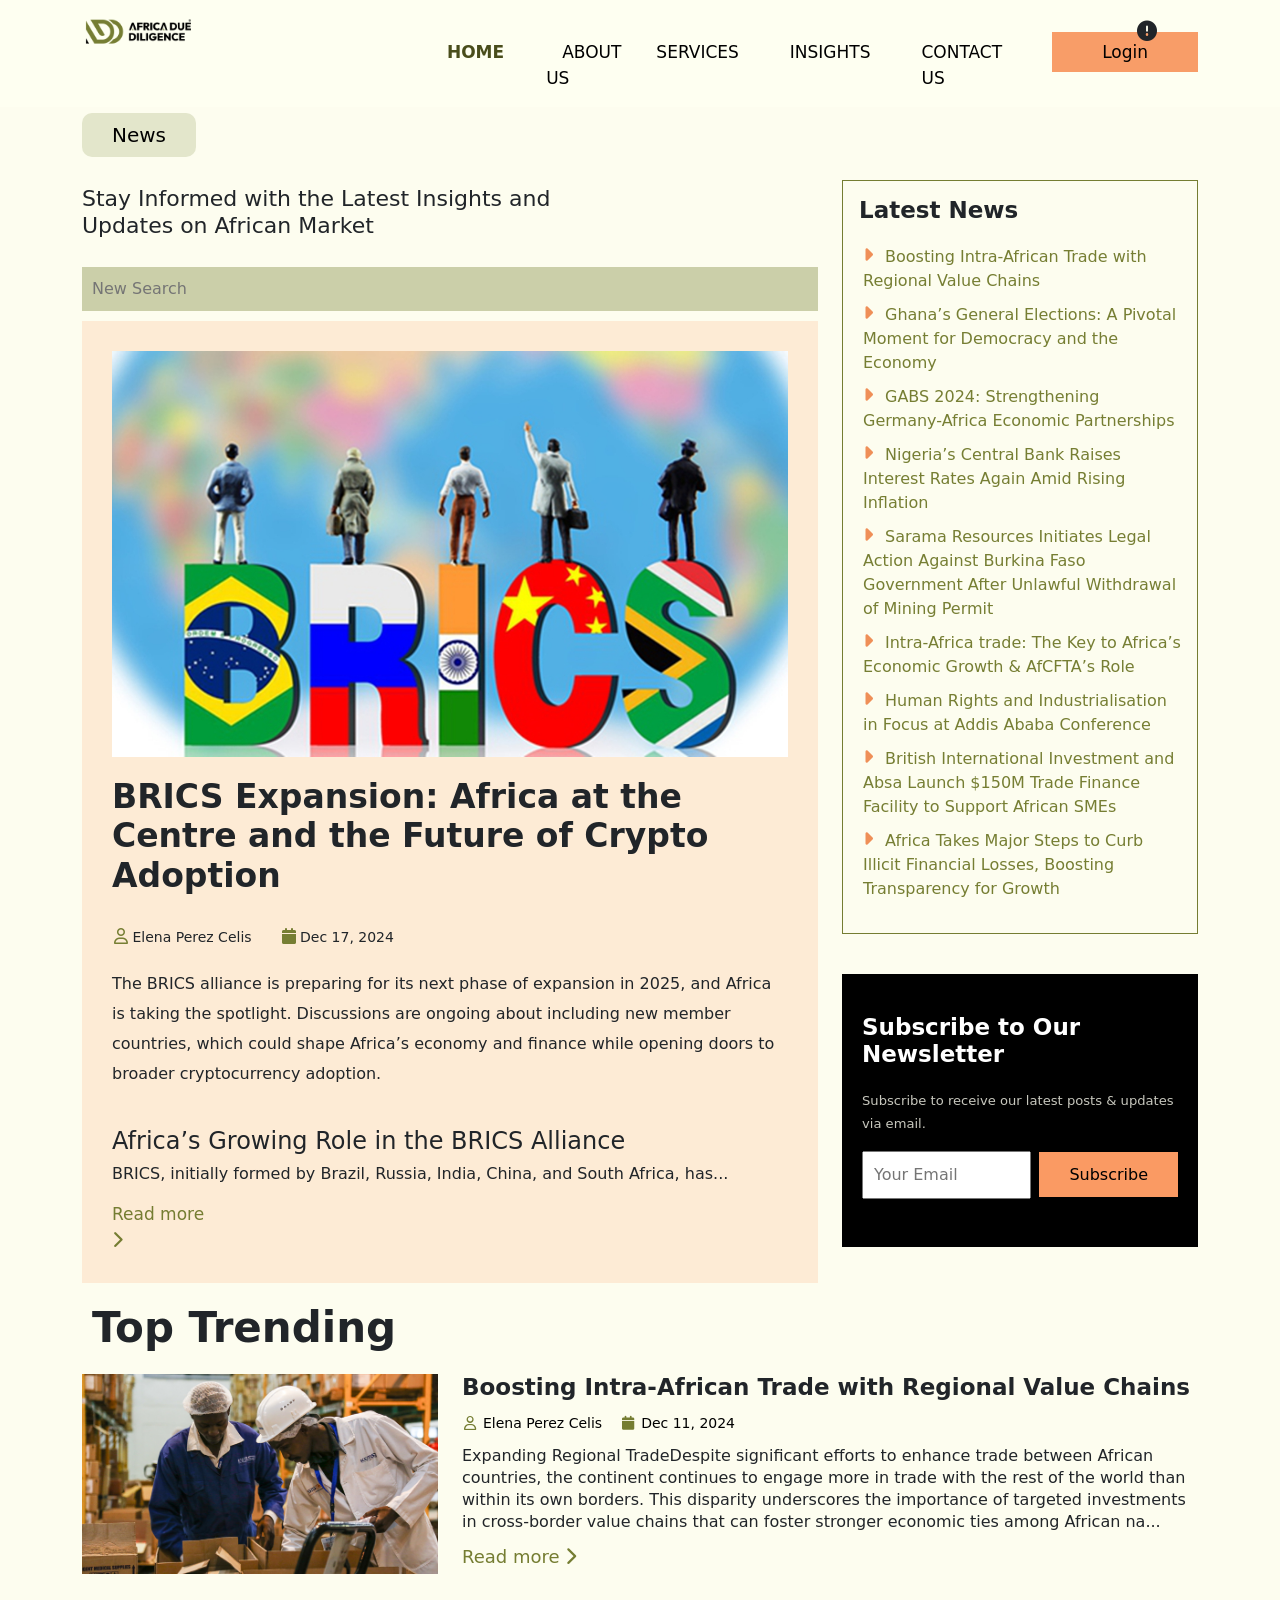
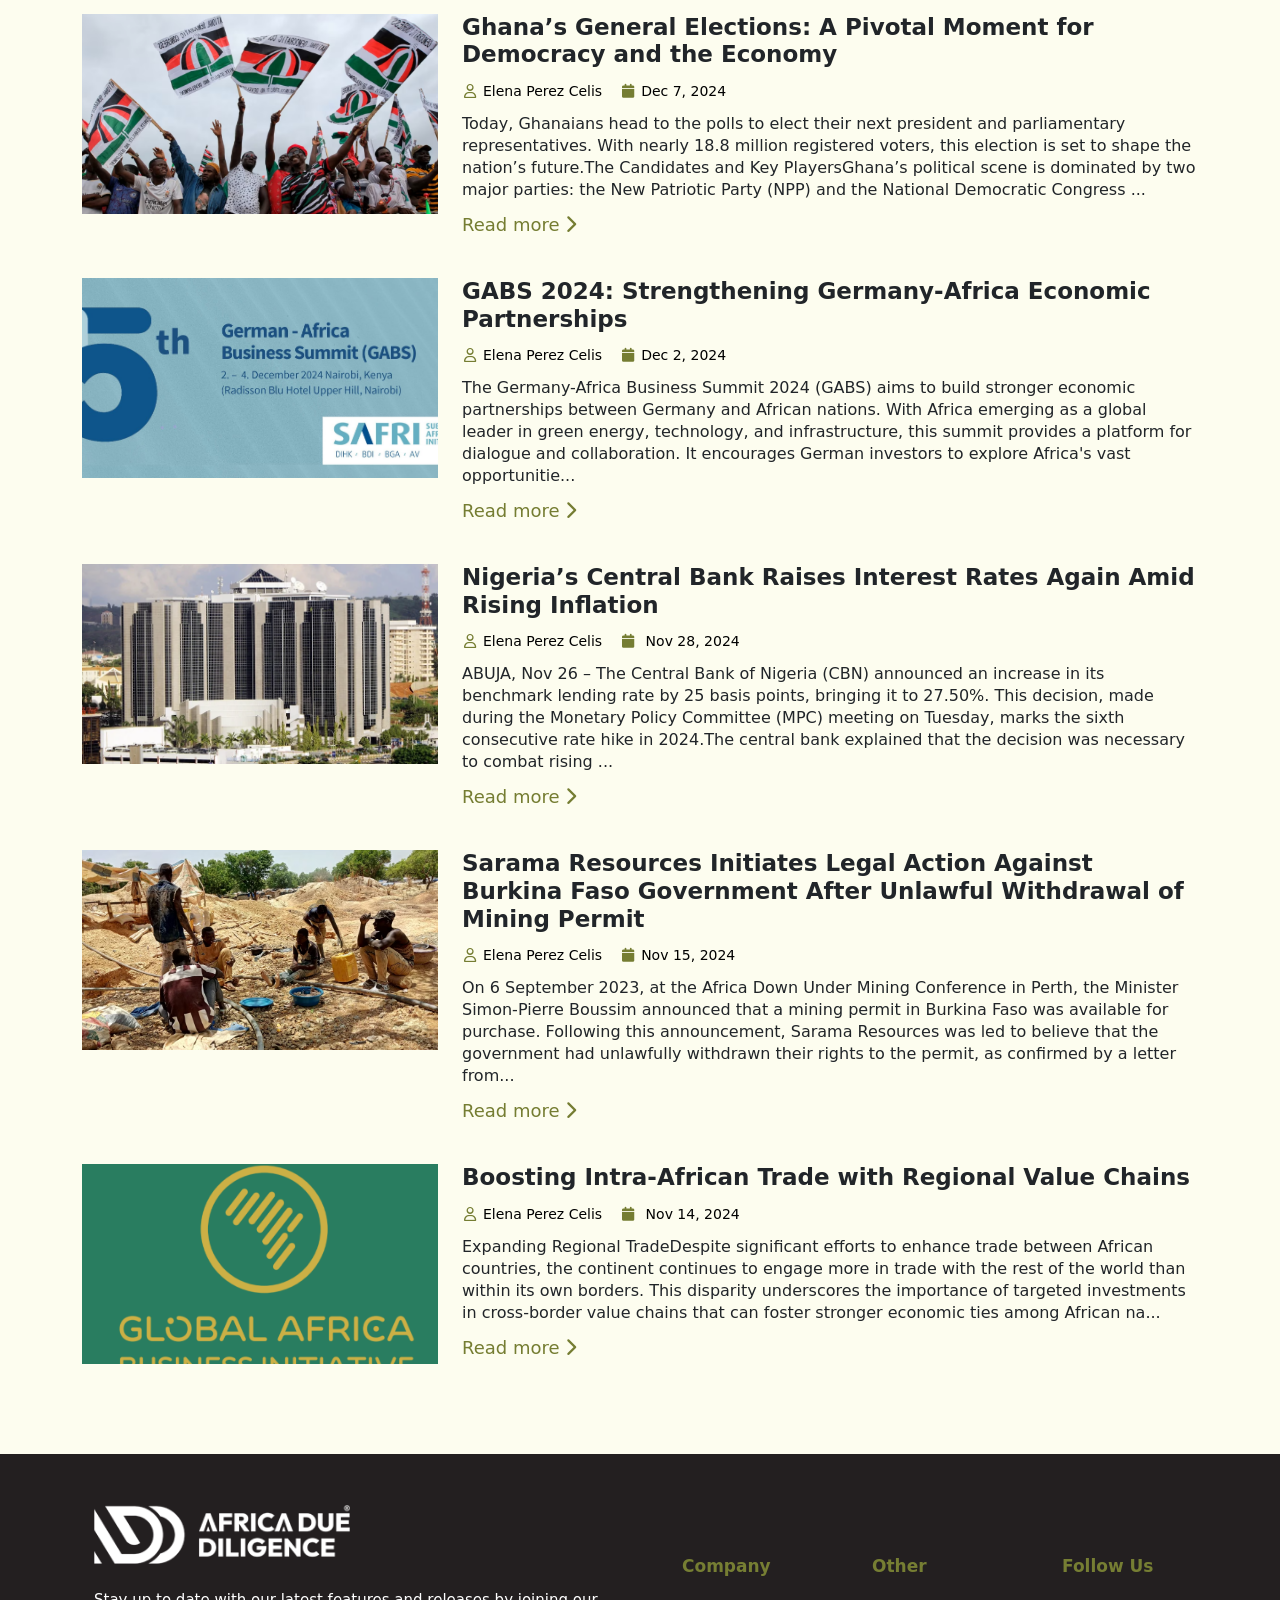
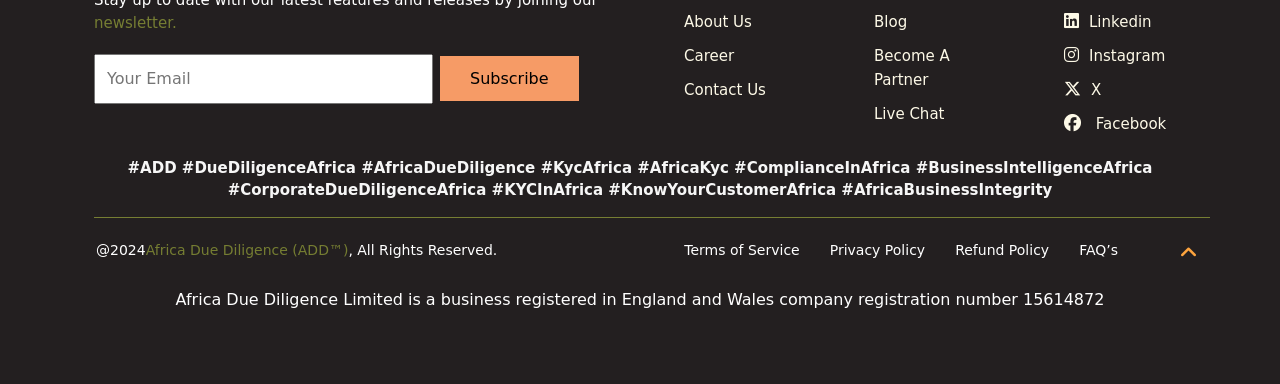
<file: insightnews.html>
<!DOCTYPE html>
<html lang="en">
<head>
    <meta charset="UTF-8">
    <meta name="viewport" content="width=device-width, initial-scale=1.0">
    <title>News | Africa Due Diligence</title>
    <link rel="stylesheet" href="css/style.css">
    <link href="https://cdn.jsdelivr.net/npm/bootstrap@5.3.3/dist/css/bootstrap.min.css" rel="stylesheet" integrity="sha384-QWTKZyjpPEjISv5WaRU9OFeRpok6YctnYmDr5pNlyT2bRjXh0JMhjY6hW+ALEwIH" crossorigin="anonymous">
    <link rel="stylesheet" href="https://cdnjs.cloudflare.com/ajax/libs/font-awesome/6.7.2/css/all.min.css" integrity="sha512-Evv84Mr4kqVGRNSgIGL/F/aIDqQb7xQ2vcrdIwxfjThSH8CSR7PBEakCr51Ck+w+/U6swU2Im1vVX0SVk9ABhg==" crossorigin="anonymous" referrerpolicy="no-referrer" />
</head>
<body>


    <div class="banncolor">
        <div class="header">
            <div class="container">
                <div class="headermenu">
                    <button class="openbtn" onclick="openNav()">☰</button>
                    <div class="header-logo-1">
                        <img src="images/logo.png" alt="">
                    </div>
                    

                    
                    <div class="listmenu">
                        <a href="index.html">HOME</a>
                    </div>

                            <div class="listmenu-2">
                                <ul>

                                    <li>
                                        <div class="dropdown">
                                        <a href="" class="dropbtn">ABOUT US
                                        <div class="dropdown-content">
                                            <a href="aboutbackground.html">BACKGROUND</a>
                                            <a href="aboutfaq.html">FAQ</a>
                                        </div>
                                    </div>
                                </li>

                                <li><a href="services.html">SERVICES</a></li>
                                    
                                    <li> 
                                        <div class="dropdown">
                                        <a href="" class="dropbtn">INSIGHTS</a>
                                        <div class="dropdown-content">
                                            <a href="insightnews.html">NEWS</a>
                                            <a href="insightblog.html">BLOG</a>
                                            </div>
                                            </div>
                                        </li>
                                    <li><a href="contact.html">CONTACT US</a></li>
                                </ul>
                            </div>


                            <div class="login">
                                <a href="login.html">Login</a>
                                <span><i class="fa-solid fa-circle-exclamation"></i></span>
                            </div>
                </div>
            </div>
            <div id="mySidepanel" class="sidepanel">
                <a href="javascript:void(0)" class="closebtn" onclick="closeNav()">×</a>
                <a href="index.html">HOME</a>
                <a href="#">ABOUT US</a>
                <a href="services.html">SERVICES</a>
                <a href="#">INSIGHTS</a>
                <a href="contact.html">CONTACT US</a>
                <a href="login.html">LOGIN</a>
              </div>
        </div>



        <div class="news">
            <div class="container">
                <div class="new">
                    <div class="row">
                        <div class="col-md-8">
                          <div class="informed-1">
                            <div class="news-btn">
                                <a href="">News</a>
                            </div>

                            <div class="updates">
                                <h5>Stay Informed with the Latest Insights and Updates on African Market</h5>
                            </div>

                            <div class="search">
                                <form action="">
                                    <input type="text" name="new search" placeholder="New Search">
                                </form>
                            </div>

                            <div class="blog-dtls">
                                <div class="blogimg">
                                    <img src="images/blog_6761823a383ea.jpeg" alt="">
                                </div>

                                
                                <div class="dtls-2">
                                    <h2>BRICS Expansion: Africa at the Centre and the Future of Crypto Adoption</h2>
                                </div>

                                <div class="uscal">
                                    <ul>
                                      <li><a href=""><i class="fa-regular fa-user"></i></a> Elena Perez Celis</li>
                                      <li><a href=""><i class="fa-solid fa-calendar"></i></a> Dec 17, 2024</li>
                                    </ul>
                              </div>  

                              <div class="phase">
                                <h3>The BRICS alliance is preparing for its next phase of expansion in 2025, and Africa is taking the spotlight. Discussions are ongoing about including new member countries, which could shape Africa’s economy and finance while opening doors to broader cryptocurrency adoption.</h3>
                              </div>

                              <div class="role">
                                <h4>Africa’s Growing Role in the BRICS Alliance</h4>
                                <p>BRICS, initially formed by Brazil, Russia, India, China, and South Africa, has...</p>
                                <a href="">Read more <i class="fa-solid fa-chevron-right"></i></a>
                              </div>
                            </div>                  
                          </div>
                        </div>


                        <div class="col-md-4">
                            <div class="stay">
                              <div class="latest">
                                  <h4>Latest News</h4>
                                  <ul>
                                    <li><a href=""><i class="fa-solid fa-caret-right"></i>Boosting Intra-African Trade with Regional Value Chains</a></li>

                                    <li><a href=""><i class="fa-solid fa-caret-right"></i>Ghana’s General Elections: A Pivotal Moment for Democracy and the Economy</a></li>
                                    
                                    <li><a href=""><i class="fa-solid fa-caret-right"></i>GABS 2024: Strengthening Germany-Africa Economic Partnerships</a></li>

                                    <li><a href=""><i class="fa-solid fa-caret-right"></i>Nigeria’s Central Bank Raises Interest Rates Again Amid Rising Inflation</a></li>

                                    <li><a href=""><i class="fa-solid fa-caret-right"></i>Sarama Resources Initiates Legal Action Against Burkina Faso Government After Unlawful Withdrawal of Mining Permit</a></li>

                                    <li><a href=""><i class="fa-solid fa-caret-right"></i>Intra-Africa trade: The Key to Africa’s Economic Growth & AfCFTA’s Role</a></li>

                                    <li><a href=""><i class="fa-solid fa-caret-right"></i>Human Rights and Industrialisation in Focus at Addis Ababa Conference</a></li>

                                    <li><a href=""><i class="fa-solid fa-caret-right"></i>British International Investment and Absa Launch $150M Trade Finance Facility to Support African SMEs</a></li>

                                    <li><a href=""><i class="fa-solid fa-caret-right"></i>Africa Takes Major Steps to Curb Illicit Financial Losses, Boosting Transparency for Growth</a></li>
                                </ul>
                              </div>

                              <div class="blog-side-2">
                                <h4>Subscribe to Our Newsletter</h4>
                                <p><small>Subscribe to receive our latest posts & updates via email.</small></p>
                                <div class="email-side">
                                    <form action="">
                                        <input type="text" name="email-2" placeholder="Your Email">
                                    </form>
                                    <div class="submit-btn-n">
                                        <a href="">Subscribe</a>
                                    </div>
                                </div>
                              </div>
                            </div>
                          </div>
                    </div>
                </div>
            </div>
        </div>



        <div class="trending">
            <div class="container">
                <div class="top-trending">
                    <h2>Top Trending</h2>
                </div>
                <div class="valu">
                    <div class="row">
                        <div class="col-md-4">
                            <div class="intra">

                                <div class="boximg">
                                    <img src="images/blog_6759c29e8155b.jpg" alt="">
                                </div>
                            </div>
                        </div>

                        <div class="col-md-8">
                            <div class="intra">
                                <div class="intaheading">
                                    <h3>Boosting Intra-African Trade with Regional Value Chains</h3>
                                </div>
                                <div class="blog-date">
                                    <ul>
                                        <li><a href=""><i class="fa-regular fa-user"></i>Elena Perez Celis</a> </li>
                                        <li><a href=""><i class="fa-solid fa-calendar"></i>Dec 11, 2024</a> </li>
                                    </ul>
                                    <p>Expanding Regional TradeDespite significant efforts to enhance trade between African countries, the continent continues to engage more in trade with the rest of the world than within its own borders. This disparity underscores the importance of targeted investments in cross-border value chains that can foster stronger economic ties among African na...</p>
                                </div>
                                <div class="read-more">
                                    <a href="">Read more<i class="fa-solid fa-chevron-right"></i></a>
                                </div>
                            </div>
                        </div>
                    </div>

                    <div class="row">
                        <div class="col-md-4">
                            <div class="intra">

                                <div class="boximg">
                                    <img src="images/blog_675427cf1550a.png" alt="">
                                </div>
                            </div>
                        </div>

                        <div class="col-md-8">
                            <div class="intra">
                                <div class="intaheading">
                                    <h3>Ghana’s General Elections: A Pivotal Moment for Democracy and the Economy</h3>
                                </div>
                                <div class="blog-date">
                                    <ul>
                                        <li><a href=""><i class="fa-regular fa-user"></i>Elena Perez Celis</a> </li>
                                        <li><a href=""><i class="fa-solid fa-calendar"></i>Dec 7, 2024</a> </li>
                                    </ul>
                                    <p>Today, Ghanaians head to the polls to elect their next president and parliamentary representatives. With nearly 18.8 million registered voters, this election is set to shape the nation’s future.The Candidates and Key PlayersGhana’s political scene is dominated by two major parties: the New Patriotic Party (NPP) and the National Democratic Congress ...</p>
                                </div>
                                <div class="read-more">
                                    <a href="">Read more<i class="fa-solid fa-chevron-right"></i></a>
                                </div>
                            </div>
                        </div>
                    </div>

                    <div class="row">
                        <div class="col-md-4">
                            <div class="intra">

                                <div class="boximg">
                                    <img src="images/blog_674de4c91ed85.jpg" alt="">
                                </div>
                            </div>
                        </div>

                        <div class="col-md-8">
                            <div class="intra">
                                <div class="intaheading">
                                    <h3>GABS 2024: Strengthening Germany-Africa Economic Partnerships</h3>
                                </div>
                                <div class="blog-date">
                                    <ul>
                                        <li><a href=""><i class="fa-regular fa-user"></i>Elena Perez Celis</a> </li>
                                        <li><a href=""><i class="fa-solid fa-calendar"></i>Dec 2, 2024</a> </li>
                                    </ul>
                                    <p>The Germany-Africa Business Summit 2024 (GABS) aims to build stronger economic partnerships between Germany and African nations. With Africa emerging as a global leader in green energy, technology, and infrastructure, this summit provides a platform for dialogue and collaboration. It encourages German investors to explore Africa's vast opportunitie...</p>
                                </div>
                                <div class="read-more">
                                    <a href="">Read more<i class="fa-solid fa-chevron-right"></i></a>
                                </div>
                            </div>
                        </div>
                    </div>

                    <div class="row">
                        <div class="col-md-4">
                            <div class="intra">

                                <div class="boximg">
                                    <img src="images/blog_6748935d94dd7.png" alt="">
                                </div>
                            </div>
                        </div>

                        <div class="col-md-8">
                            <div class="intra">
                                <div class="intaheading">
                                    <h3>Nigeria’s Central Bank Raises Interest Rates Again Amid Rising Inflation</h3>
                                </div>
                                <div class="blog-date">
                                    <ul>
                                        <li><a href=""><i class="fa-regular fa-user"></i>Elena Perez Celis</a> </li>
                                        <li><a href=""><i class="fa-solid fa-calendar"></i> Nov 28, 2024</a> </li>
                                    </ul>
                                    <p>ABUJA, Nov 26 – The Central Bank of Nigeria (CBN) announced an increase in its benchmark lending rate by 25 basis points, bringing it to 27.50%. This decision, made during the Monetary Policy Committee (MPC) meeting on Tuesday, marks the sixth consecutive rate hike in 2024.The central bank explained that the decision was necessary to combat rising ...</p>
                                </div>
                                <div class="read-more">
                                    <a href="">Read more<i class="fa-solid fa-chevron-right"></i></a>
                                </div>
                            </div>
                        </div>
                    </div>

                    <div class="row">
                        <div class="col-md-4">
                            <div class="intra">

                                <div class="boximg">
                                    <img src="images/blog_67370ca4bc371.png" alt="">
                                </div>
                            </div>
                        </div>

                        <div class="col-md-8">
                            <div class="intra">
                                <div class="intaheading">
                                    <h3>Sarama Resources Initiates Legal Action Against Burkina Faso Government After Unlawful Withdrawal of Mining Permit</h3>
                                </div>
                                <div class="blog-date">
                                    <ul>
                                        <li><a href=""><i class="fa-regular fa-user"></i>Elena Perez Celis</a> </li>
                                        <li><a href=""><i class="fa-solid fa-calendar"></i>Nov 15, 2024</a> </li>
                                    </ul>
                                    <p>On 6 September 2023, at the Africa Down Under Mining Conference in Perth, the Minister Simon-Pierre Boussim announced that a mining permit in Burkina Faso was available for purchase. Following this announcement, Sarama Resources was led to believe that the government had unlawfully withdrawn their rights to the permit, as confirmed by a letter from...</p>
                                </div>
                                <div class="read-more">
                                    <a href="">Read more<i class="fa-solid fa-chevron-right"></i></a>
                                </div>
                            </div>
                        </div>
                    </div>

                    <div class="row">
                        <div class="col-md-4">
                            <div class="intra">

                                <div class="boximg">
                                    <img src="images/blog_6735bc86e7947.png" alt="">
                                </div>
                            </div>
                        </div>

                        <div class="col-md-8">
                            <div class="intra">
                                <div class="intaheading">
                                    <h3>Boosting Intra-African Trade with Regional Value Chains</h3>
                                </div>
                                <div class="blog-date">
                                    <ul>
                                        <li><a href=""><i class="fa-regular fa-user"></i>Elena Perez Celis</a> </li>
                                        <li><a href=""><i class="fa-solid fa-calendar"></i> Nov 14, 2024</a> </li>
                                    </ul>
                                    <p>Expanding Regional TradeDespite significant efforts to enhance trade between African countries, the continent continues to engage more in trade with the rest of the world than within its own borders. This disparity underscores the importance of targeted investments in cross-border value chains that can foster stronger economic ties among African na...</p>
                                </div>
                                <div class="read-more">
                                    <a href="">Read more<i class="fa-solid fa-chevron-right"></i></a>
                                </div>
                            </div>
                        </div>
                    </div>
                </div>
            </div>
        </div>

    </div>



    
    






    <div class="footer">
        <div class="container">
            <div class="information">
                <div class="row">
                    <div class="col-md-6">
            <div class="footer-logo">
                <img src="images/logo2.png" alt="">
            </div>

            <div class="ftext">
                <p>Stay up to date with our latest features and releases by joining our <span>newsletter.</span></p>
            </div>


            <div class="data-send">
                <div class="container">
                    <div class="mail">
                    <div class="senddata">
                    <form action="">
                        <input type="text" name="email id" placeholder="Your Email">
                    </form>
                </div>
        
        
                <div class="subscribe">
                    <a href="">Subscribe</a>
                </div>
            </div>
                </div>
            </div>
        </div>


        <div class="col-6 col-md-2">
            <div class="finfo-n">
            <p>Company</p>
            <ul>
                <li><a href="">About Us</a></li>
                <li><a href="">Career</a></li>
                <li><a href="">Contact Us</a></li>
            </ul>
        </div>
        </div>


        <div class="col-6 col-md-2">
            <div class="finfo-n">
            <p>Other</p>
            <ul>
                <li><a href="">Blog</a></li>
                <li><a href="">Become A Partner</a></li>
                <li><a href="">Live Chat</a></li>
            </ul>
        </div>
        </div>


        <div class="col-md-2">
            <div class="finfo-n">
            <p>Follow Us</p>
            <ul>
                <li><a href=""> <i class="fa-brands fa-linkedin"></i>Linkedin</a></li>
                <li><a href=""> <i class="fa-brands fa-instagram"></i>Instagram</a></li>
                <li><a href=""> <i class="fa-brands fa-x-twitter"></i>X</a></li>
                <li><a href=""> <i class="fa-brands fa-facebook"></i> Facebook</a></li>
            </ul>
        </div>
        </div>


        </div>
    </div>
    </div>


<div class="container">
    <div class="kyc">
        <p>#ADD #DueDiligenceAfrica  #AfricaDueDiligence  #KycAfrica   #AfricaKyc   #ComplianceInAfrica   #BusinessIntelligenceAfrica   #CorporateDueDiligenceAfrica   #KYCInAfrica   #KnowYourCustomerAfrica   #AfricaBusinessIntegrity </p>
    </div>
    <div class="fline"></div>
</div>
    

<div class="footerlist">
    <div class="container">
        <div class="terms">
            <div class="row">
                <div class="col-md-6">
                    <div class="wales">
                    <p><small>@2024<span>Africa Due Diligence (ADD™)</span>, All Rights Reserved.</small></p>
                    </div>
                </div>

                <div class="col-md-6">
                    <div class="footer-polict">
                        <ul>
                            <li><a href="">Terms of Service</a></li>
                            <li><a href="">Privacy Policy</a></li>
                            <li><a href="">Refund Policy</a></li>
                            <li><a href="">FAQ’s</a></li>
                            <div class="up">
                                <ul>
                                    <li><a href=""><i class="fa-solid fa-angle-up"></i></a></li>
                                </ul>
                            </div>
                        </ul>
                    </div>
                </div>
            </div>
        </div>
    </div>
</div>


<div class="registration">
    <p>Africa Due Diligence Limited is a business registered in England and Wales company registration number 15614872
    </p>
</div>
    </div>

    <script src="https://cdn.jsdelivr.net/npm/bootstrap@5.3.3/dist/js/bootstrap.bundle.min.js" integrity="sha384-YvpcrYf0tY3lHB60NNkmXc5s9fDVZLESaAA55NDzOxhy9GkcIdslK1eN7N6jIeHz" crossorigin="anonymous"></script>
    <script>
        function openNav() {
          document.getElementById("mySidepanel").style.width = "250px";
        }
        
        function closeNav() {
          document.getElementById("mySidepanel").style.width = "0";
        }
        </script>
</body>
</html>
</file>
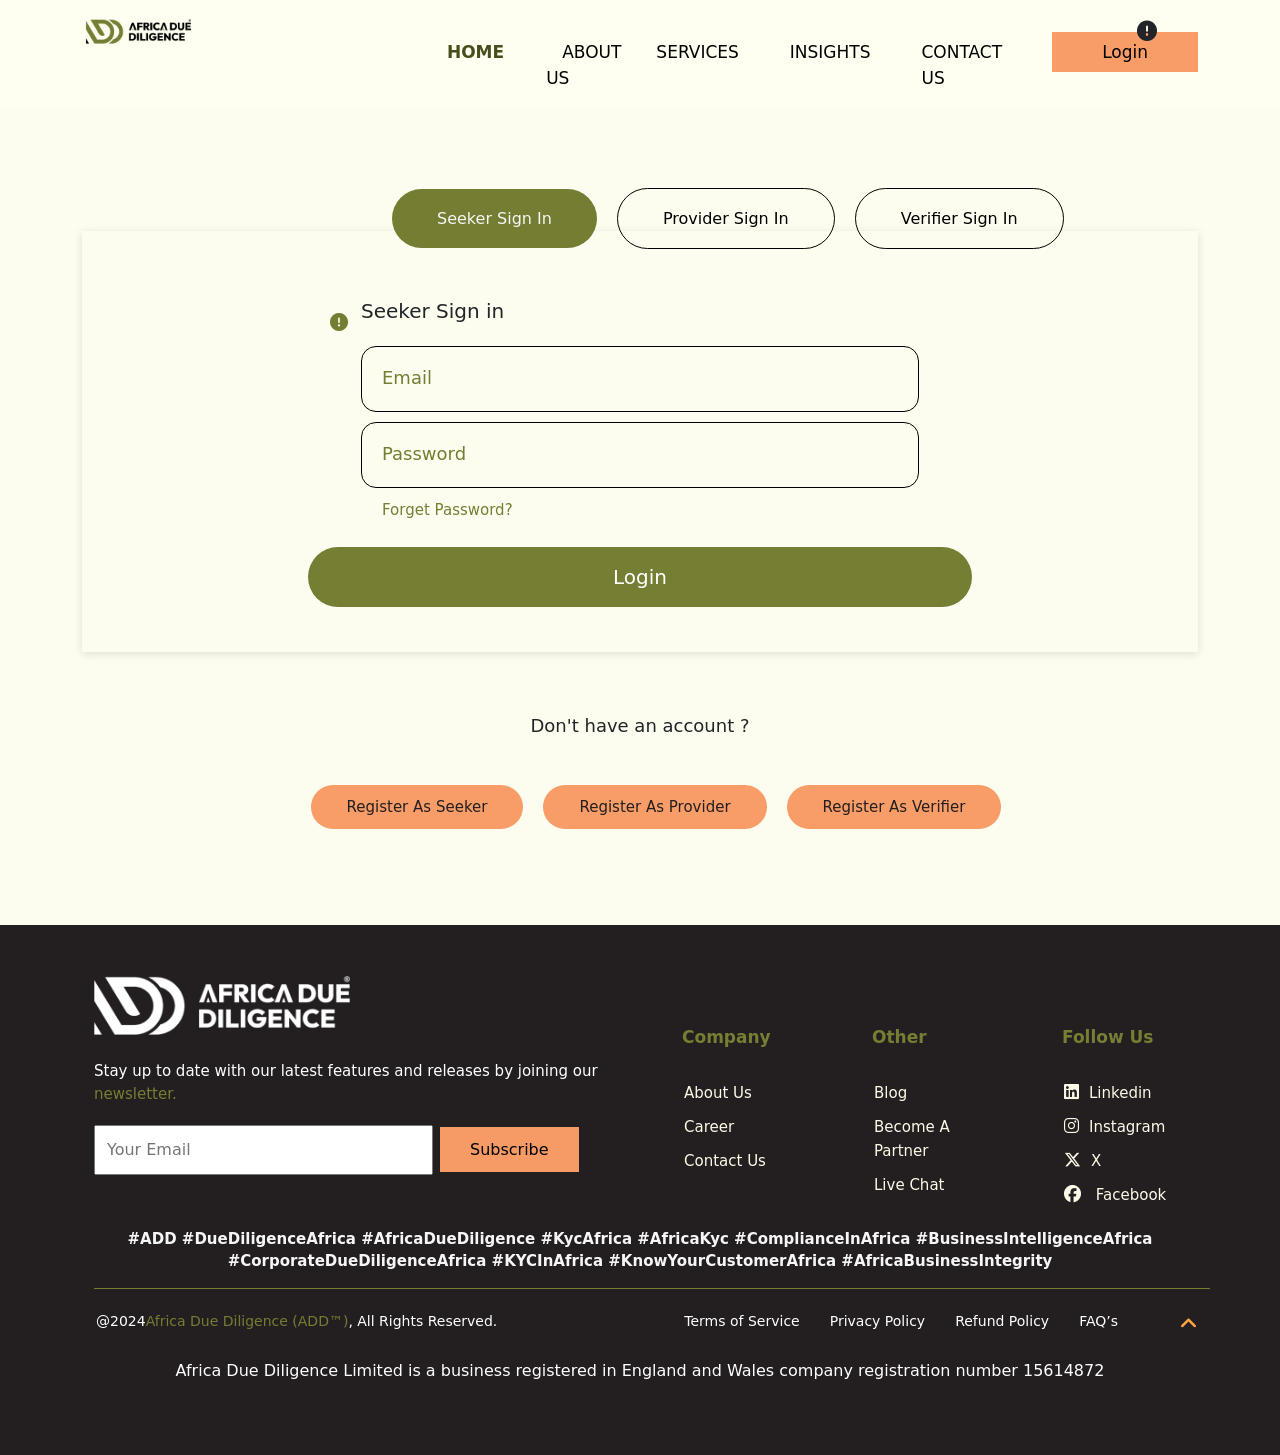
<file: login.html>
<!DOCTYPE html>
<html lang="en">
<head>
    <meta charset="UTF-8">
    <meta name="viewport" content="width=device-width, initial-scale=1.0">
    <title>Login</title>
    <link rel="stylesheet" href="css/style.css">
    <link href="https://cdn.jsdelivr.net/npm/bootstrap@5.3.3/dist/css/bootstrap.min.css" rel="stylesheet" integrity="sha384-QWTKZyjpPEjISv5WaRU9OFeRpok6YctnYmDr5pNlyT2bRjXh0JMhjY6hW+ALEwIH" crossorigin="anonymous">
    <link rel="stylesheet" href="https://cdnjs.cloudflare.com/ajax/libs/font-awesome/6.7.2/css/all.min.css" integrity="sha512-Evv84Mr4kqVGRNSgIGL/F/aIDqQb7xQ2vcrdIwxfjThSH8CSR7PBEakCr51Ck+w+/U6swU2Im1vVX0SVk9ABhg==" crossorigin="anonymous" referrerpolicy="no-referrer" />
</head>
<body>


    <div class="banncolor">
        <div class="header">
            <div class="container">
                <div class="headermenu">
                    <button class="openbtn" onclick="openNav()">☰</button>
                    <div class="header-logo-2">
                        <img src="images/logo.png" alt="">
                    </div>
                    

                    
                    <div class="listmenu">
                        <a href="index.html">HOME</a>
                    </div>

                            <div class="listmenu-2">
                                <ul>

                                    <li>
                                        <div class="dropdown">
                                        <a href="" class="dropbtn">ABOUT US
                                        <div class="dropdown-content">
                                            <a href="aboutbackground.html">BACKGROUND</a>
                                            <a href="aboutfaq.html">FAQ</a>
                                        </div>
                                    </div>
                                </li>

                                <li><a href="services.html">SERVICES</a></li>
                                    
                                    <li> 
                                        <div class="dropdown">
                                        <a href="" class="dropbtn">INSIGHTS</a>
                                        <div class="dropdown-content">
                                            <a href="insightnews.html">NEWS</a>
                                            <a href="insightblog.html">BLOG</a>
                                            </div>
                                            </div>
                                        </li>
                                    <li><a href="contact.html">CONTACT US</a></li>
                                </ul>
                            </div>


                            <div class="login">
                                <a href="login.html">Login</a>
                                <span><i class="fa-solid fa-circle-exclamation"></i></span>
                            </div>
                </div>
            </div>
            <div id="mySidepanel" class="sidepanel">
                <a href="javascript:void(0)" class="closebtn" onclick="closeNav()">×</a>
                <a href="index.html">HOME</a>
                <a href="#">ABOUT US</a>
                <a href="services.html">SERVICES</a>
                <a href="#">INSIGHTS</a>
                <a href="contact.html">CONTACT US</a>
                <a href="login.html">LOGIN</a>
              </div>
        </div>


        <div class="login-page">
            <div class="container">
                <div class="signin-btn">
                <div class="sign">
                    <a href="">Seeker Sign In</a> 
                </div>

                <div class="sign-2">
                    <a href="">Provider Sign In</a>
                </div>

                <div class="sign-3">
                        <a href="">Verifier Sign In</a>
                </div>
            </div>
            </div>
        </div>



        
            <div class="sign-in">
                <div class="container">
                    <div class="login-data">
                <span><i class="fa-solid fa-circle-exclamation"></i></span>
                <form action="">
                    <label for="">Seeker Sign in</label>
                    <input type="text" name="password" placeholder="Email">
                    <input type="text" name="password" placeholder="Password">
                </form>
                <div class="forget-password">
                <p><small>Forget Password?</small></p>
            </div>

            <div class="login-btn">
                <a href="">Login</a>
            </div>
            </div>
        </div> 
        </div>
        

        <div class="account">
            <div class="container">
                <div class="accdtls">
                    <p> Don't have an account ?</p>
                </div>
                <div class="register">
                    <ul>
                        <li><a href="">Register As Seeker</a></li>
                        <li><a href="">Register As Provider</a></li>
                        <li><a href="">Register As Verifier</a></li>
                    </ul>
                </div>
            </div>
        </div>







    </div>



    
    
   






    <div class="footer">
        <div class="container">
            <div class="information">
                <div class="row">
                    <div class="col-md-6">
            <div class="footer-logo">
                <img src="images/logo2.png" alt="">
            </div>

            <div class="ftext">
                <p>Stay up to date with our latest features and releases by joining our <span>newsletter.</span></p>
            </div>


            <div class="data-send">
                <div class="container">
                    <div class="mail">
                    <div class="senddata">
                    <form action="">
                        <input type="text" name="email id" placeholder="Your Email">
                    </form>
                </div>
        
        
                <div class="subscribe">
                    <a href="">Subscribe</a>
                </div>
            </div>
                </div>
            </div>
        </div>


        <div class="col-6 col-md-2">
            <div class="finfo-n">
            <p>Company</p>
            <ul>
                <li><a href="">About Us</a></li>
                <li><a href="">Career</a></li>
                <li><a href="">Contact Us</a></li>
            </ul>
        </div>
        </div>


        <div class="col-6 col-md-2">
            <div class="finfo-n">
            <p>Other</p>
            <ul>
                <li><a href="">Blog</a></li>
                <li><a href="">Become A Partner</a></li>
                <li><a href="">Live Chat</a></li>
            </ul>
        </div>
        </div>


        <div class="col-md-2">
            <div class="finfo-n">
            <p>Follow Us</p>
            <ul>
                <li><a href=""> <i class="fa-brands fa-linkedin"></i>Linkedin</a></li>
                <li><a href=""> <i class="fa-brands fa-instagram"></i>Instagram</a></li>
                <li><a href=""> <i class="fa-brands fa-x-twitter"></i>X</a></li>
                <li><a href=""> <i class="fa-brands fa-facebook"></i> Facebook</a></li>
            </ul>
        </div>
        </div>


        </div>
    </div>
    </div>


<div class="container">
    <div class="kyc">
        <p>#ADD #DueDiligenceAfrica  #AfricaDueDiligence  #KycAfrica   #AfricaKyc   #ComplianceInAfrica   #BusinessIntelligenceAfrica   #CorporateDueDiligenceAfrica   #KYCInAfrica   #KnowYourCustomerAfrica   #AfricaBusinessIntegrity </p>
    </div>
    <div class="fline"></div>
</div>
    

<div class="footerlist">
    <div class="container">
        <div class="terms">
            <div class="row">
                <div class="col-md-6">
                    <div class="wales">
                    <p><small>@2024<span>Africa Due Diligence (ADD™)</span>, All Rights Reserved.</small></p>
                    </div>
                </div>

                <div class="col-md-6">
                    <div class="footer-polict">
                        <ul>
                            <li><a href="">Terms of Service</a></li>
                            <li><a href="">Privacy Policy</a></li>
                            <li><a href="">Refund Policy</a></li>
                            <li><a href="">FAQ’s</a></li>
                            <div class="up">
                                <ul>
                                    <li><a href=""><i class="fa-solid fa-angle-up"></i></a></li>
                                </ul>
                            </div>
                        </ul>
                    </div>
                </div>
            </div>
        </div>
    </div>
</div>


<div class="registration">
    <p>Africa Due Diligence Limited is a business registered in England and Wales company registration number 15614872
    </p>
</div>
    </div>

    <script src="https://cdn.jsdelivr.net/npm/bootstrap@5.3.3/dist/js/bootstrap.bundle.min.js" integrity="sha384-YvpcrYf0tY3lHB60NNkmXc5s9fDVZLESaAA55NDzOxhy9GkcIdslK1eN7N6jIeHz" crossorigin="anonymous"></script>
    <script>
        function openNav() {
          document.getElementById("mySidepanel").style.width = "250px";
        }
        
        function closeNav() {
          document.getElementById("mySidepanel").style.width = "0";
        }
        </script>
</body>
</html>
</file>
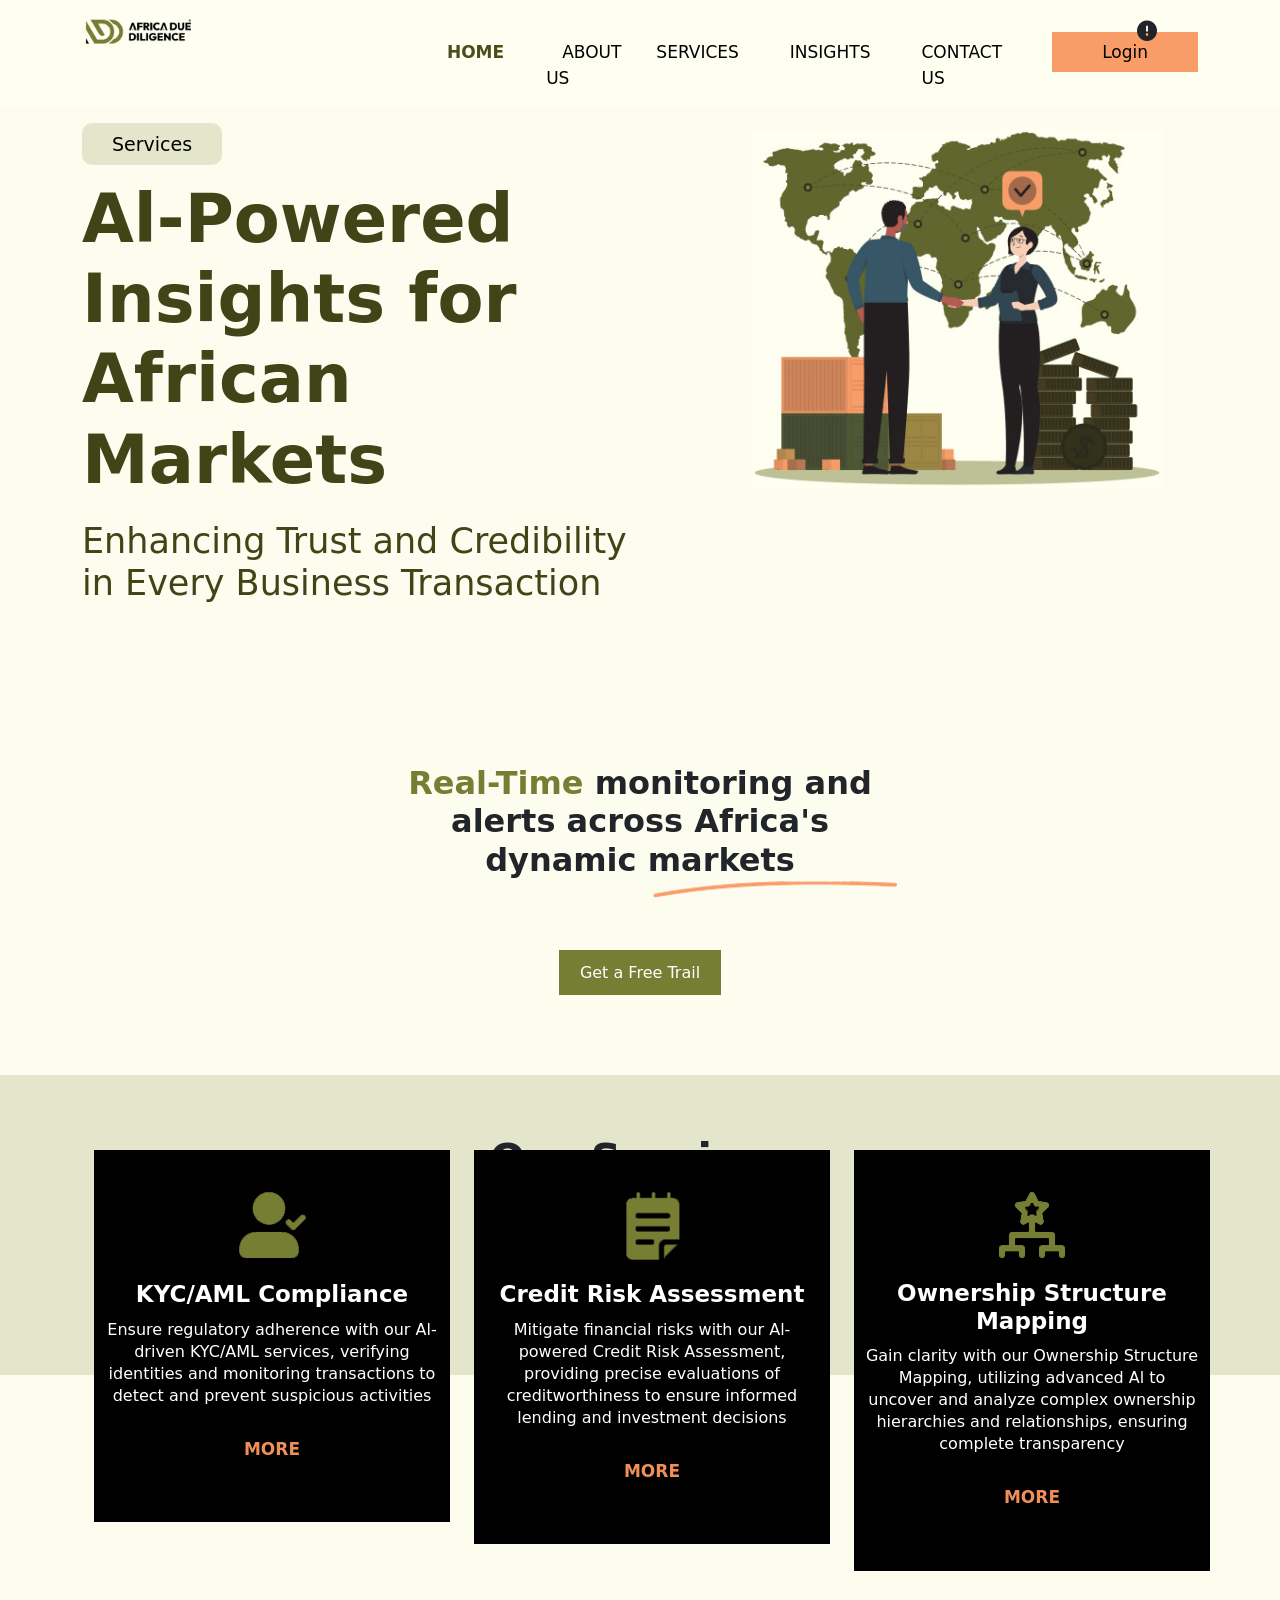
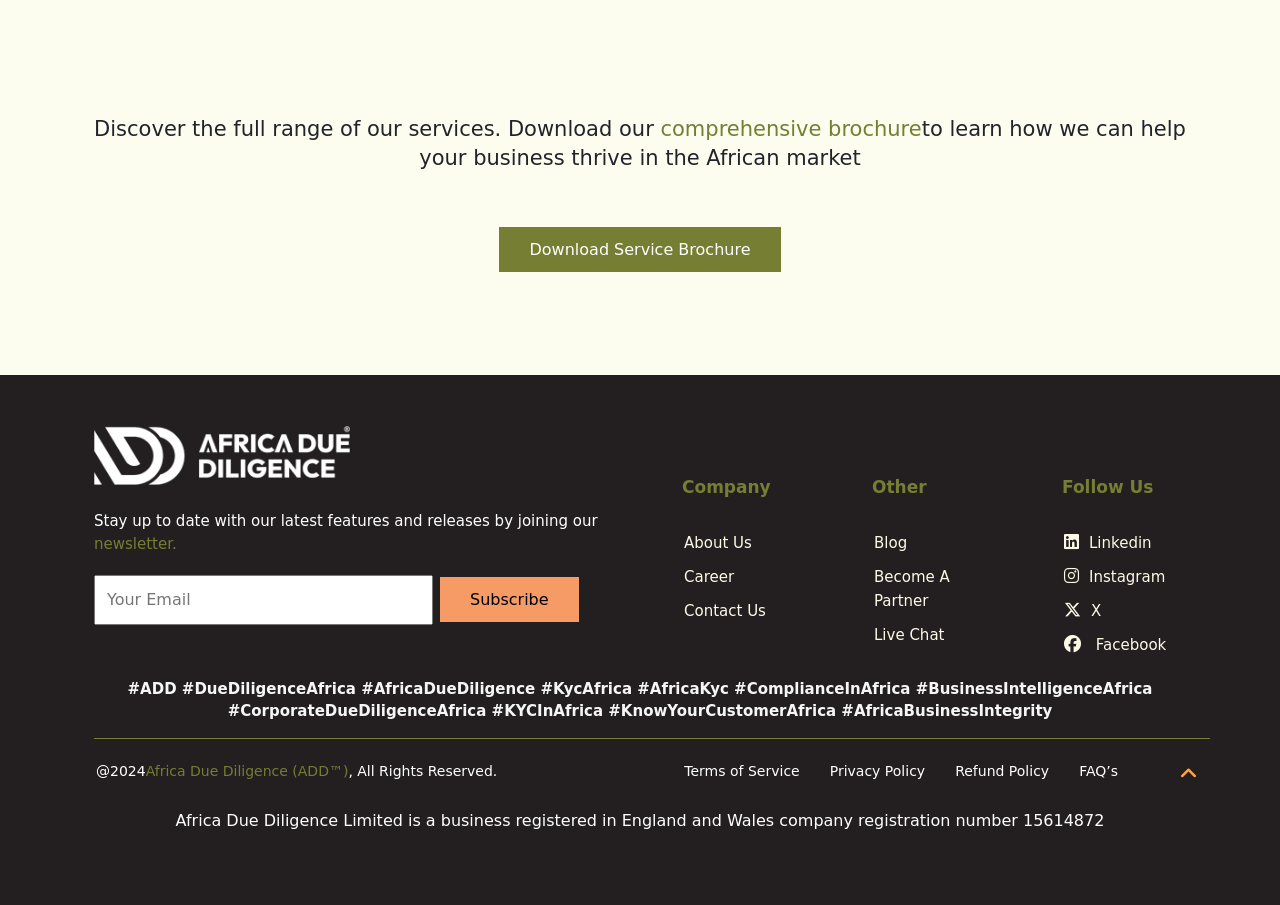
<file: services.html>
<!DOCTYPE html>
<html lang="en">
<head>
    <meta charset="UTF-8">
    <meta name="viewport" content="width=device-width, initial-scale=1.0">
    <title>Due Diligence Services</title>
    <link rel="stylesheet" href="css/style.css">
    <link href="https://cdn.jsdelivr.net/npm/bootstrap@5.3.3/dist/css/bootstrap.min.css" rel="stylesheet" integrity="sha384-QWTKZyjpPEjISv5WaRU9OFeRpok6YctnYmDr5pNlyT2bRjXh0JMhjY6hW+ALEwIH" crossorigin="anonymous">
    <link rel="stylesheet" href="https://cdnjs.cloudflare.com/ajax/libs/font-awesome/6.7.2/css/all.min.css" integrity="sha512-Evv84Mr4kqVGRNSgIGL/F/aIDqQb7xQ2vcrdIwxfjThSH8CSR7PBEakCr51Ck+w+/U6swU2Im1vVX0SVk9ABhg==" crossorigin="anonymous" referrerpolicy="no-referrer" />
</head>
<body>


    <div class="banncolor">
        <div class="header">
            <div class="container">
                <div class="headermenu">
                    <button class="openbtn" onclick="openNav()">☰</button>
                    <div class="header-logo">
                        <img src="images/logo.png" alt="">
                    </div>
                    

                    
                    <div class="listmenu">
                        <a href="index.html">HOME</a>
                    </div>

                            <div class="listmenu-2">
                                <ul>

                                    <li>
                                        <div class="dropdown">
                                        <a href="" class="dropbtn">ABOUT US
                                        <div class="dropdown-content">
                                            <a href="aboutbackground.html">BACKGROUND</a>
                                            <a href="aboutfaq.html">FAQ</a>
                                        </div>
                                    </div>
                                </li>

                                <li><a href="services.html">SERVICES</a></li>
                                    
                                    <li> 
                                        <div class="dropdown">
                                        <a href="" class="dropbtn">INSIGHTS</a>
                                        <div class="dropdown-content">
                                            <a href="insightnews.html">NEWS</a>
                                            <a href="insightblog.html">BLOG</a>
                                            </div>
                                            </div>
                                        </li>
                                    <li><a href="contact.html">CONTACT US</a></li>
                                </ul>
                            </div>


                            <div class="login">
                                <a href="login.html">Login</a>
                                <span><i class="fa-solid fa-circle-exclamation"></i></span>
                            </div>
                </div>
            </div>
            <div id="mySidepanel" class="sidepanel">
                <a href="javascript:void(0)" class="closebtn" onclick="closeNav()">×</a>
                <a href="index.html">HOME</a>
                <a href="#">ABOUT US</a>
                <a href="services.html">SERVICES</a>
                <a href="#">INSIGHTS</a>
                <a href="contact.html">CONTACT US</a>
                <a href="login.html">LOGIN</a>
              </div>
        </div>


        
<div class="service">
    <div class="container">
        <div class="markets">
            <div class="row">
                <div class="col-md-6">
                    <div class="ai-powered">
                        <div class="service-btn">
                            <a href="">Services</a>
                        </div>

                        <div class="ai-heading">
                            <h1>Al-Powered Insights for African Markets</h1>
                            <h2>Enhancing Trust and Credibility in Every Business Transaction</h2>
                        </div>
                    </div>
                </div>


                <div class="col-md-6">
                    <div class="ai-powered-2">
                       <div class="aiimage">
                        <img src="images/service.jpg" alt="">
                       </div>
                    </div>
                </div>
            </div>
        </div>
    </div>
</div>



<div class="intelegance">
    <div class="container">
        <div class="real-time">
            <h2><span>Real-Time</span> monitoring and alerts across Africa's dynamic markets</h2>
            <img src="images/text-line.png" alt="">
        </div>

        <div class="trail-btn">
            <a href="">Get a Free Trail</a>
        </div>
    </div>
</div>
    </div>



    <div class="our-service">
        <div class="container">

        <div class="our-service-headding">
            <h2>Our Services</h2>
        </div>
   


        <div class="aml">
        <div class="container">
            <div class="ownership">
                <div class="row">
                    <div class="col-md-4">
                        <div class="driven">
                            <div class="compliene">
                                <img src="images/service-icon1.png" alt="">
                            </div>
                            <div class="sub-heading">
                                <h3>KYC/AML Compliance</h3>
                                <p>Ensure regulatory adherence with our Al- driven KYC/AML services, verifying identities and monitoring transactions to detect and prevent suspicious activities</p>
                            </div>
                            <div class="services-btn">
                                <a href="">MORE</a>
                            </div>
                        </div>
                    </div>





                    <div class="col-md-4">
                        <div class="driven">
                            <div class="compliene">
                                <img src="images/service-icon2.png" alt="">
                            </div>
                            <div class="sub-heading">
                                <h3>Credit Risk Assessment</h3>
                                <p>Mitigate financial risks with our Al-powered Credit Risk Assessment, providing precise evaluations of creditworthiness to ensure informed lending and investment decisions</p>
                            </div>
                            <div class="services-btn">
                                <a href="">MORE</a>
                            </div>
                        </div>
                    </div>





                    <div class="col-md-4">
                        <div class="driven">
                            <div class="compliene">
                                <img src="images/service-icon3.png" alt="">
                            </div>
                            <div class="sub-heading">
                                <h3>Ownership Structure Mapping</h3>
                                <p>Gain clarity with our Ownership Structure Mapping, utilizing advanced Al to uncover and analyze complex ownership hierarchies and relationships, ensuring complete transparency</p>
                            </div>
                            <div class="services-btn">
                                <a href="">MORE</a>
                            </div>
                        </div>
                    </div>
                </div>
            </div>
        </div>
    </div>


</div>
</div>



   

    
    
    <div class="serbcolor">
        <div class="container">
            <div class="download-text">
                <h5>Discover the full range of our services. Download our <span>comprehensive brochure</span>to learn how we can help your business thrive in the African market</h5>
            </div>


            <div class="download-btn">
                <a href="">Download Service Brochure</a>
            </div>
        </div>
    </div>






    <div class="footer">
        <div class="container">
            <div class="information">
                <div class="row">
                    <div class="col-md-6">
            <div class="footer-logo">
                <img src="images/logo2.png" alt="">
            </div>

            <div class="ftext">
                <p>Stay up to date with our latest features and releases by joining our <span>newsletter.</span></p>
            </div>


            <div class="data-send">
                <div class="container">
                    <div class="mail">
                    <div class="senddata">
                    <form action="">
                        <input type="text" name="email id" placeholder="Your Email">
                    </form>
                </div>
        
        
                <div class="subscribe">
                    <a href="">Subscribe</a>
                </div>
            </div>
                </div>
            </div>
        </div>


        <div class="col-6 col-md-2">
            <div class="finfo-n">
            <p>Company</p>
            <ul>
                <li><a href="">About Us</a></li>
                <li><a href="">Career</a></li>
                <li><a href="">Contact Us</a></li>
            </ul>
        </div>
        </div>


        <div class="col-6 col-md-2">
            <div class="finfo-n">
            <p>Other</p>
            <ul>
                <li><a href="">Blog</a></li>
                <li><a href="">Become A Partner</a></li>
                <li><a href="">Live Chat</a></li>
            </ul>
        </div>
        </div>


        <div class="col-md-2">
            <div class="finfo-n">
            <p>Follow Us</p>
            <ul>
                <li><a href=""> <i class="fa-brands fa-linkedin"></i>Linkedin</a></li>
                <li><a href=""> <i class="fa-brands fa-instagram"></i>Instagram</a></li>
                <li><a href=""> <i class="fa-brands fa-x-twitter"></i>X</a></li>
                <li><a href=""> <i class="fa-brands fa-facebook"></i> Facebook</a></li>
            </ul>
        </div>
        </div>


        </div>
    </div>
    </div>


<div class="container">
    <div class="kyc">
        <p>#ADD #DueDiligenceAfrica  #AfricaDueDiligence  #KycAfrica   #AfricaKyc   #ComplianceInAfrica   #BusinessIntelligenceAfrica   #CorporateDueDiligenceAfrica   #KYCInAfrica   #KnowYourCustomerAfrica   #AfricaBusinessIntegrity </p>
    </div>
    <div class="fline"></div>
</div>
    

<div class="footerlist">
    <div class="container">
        <div class="terms">
            <div class="row">
                <div class="col-md-6">
                    <div class="wales">
                    <p><small>@2024<span>Africa Due Diligence (ADD™)</span>, All Rights Reserved.</small></p>
                    </div>
                </div>

                <div class="col-md-6">
                    <div class="footer-polict">
                        <ul>
                            <li><a href="">Terms of Service</a></li>
                            <li><a href="">Privacy Policy</a></li>
                            <li><a href="">Refund Policy</a></li>
                            <li><a href="">FAQ’s</a></li>
                            <div class="up">
                                <ul>
                                    <li><a href=""><i class="fa-solid fa-angle-up"></i></a></li>
                                </ul>
                            </div>
                        </ul>
                    </div>
                </div>
            </div>
        </div>
    </div>
</div>


<div class="registration">
    <p>Africa Due Diligence Limited is a business registered in England and Wales company registration number 15614872
    </p>
</div>
    </div>

    <script src="https://cdn.jsdelivr.net/npm/bootstrap@5.3.3/dist/js/bootstrap.bundle.min.js" integrity="sha384-YvpcrYf0tY3lHB60NNkmXc5s9fDVZLESaAA55NDzOxhy9GkcIdslK1eN7N6jIeHz" crossorigin="anonymous"></script>
    <script>
        function openNav() {
          document.getElementById("mySidepanel").style.width = "250px";
        }
        
        function closeNav() {
          document.getElementById("mySidepanel").style.width = "0";
        }
        </script>
</body>
</html>
</file>
<file: css/style.css>
@import url('https://fonts.googleapis.com/css2?family=Host+Grotesk:ital,wght@0,300..800;1,300..800&family=Inter:ital,opsz,wght@0,14..32,100..900;1,14..32,100..900&family=Montserrat:ital,wght@0,100..900;1,100..900&family=Poppins:ital,wght@0,100;0,200;0,300;0,400;0,500;0,600;0,700;0,800;0,900;1,100;1,200;1,300;1,400;1,500;1,600;1,700;1,800;1,900&family=Raleway:ital,wght@0,100..900;1,100..900&family=Roboto:ital,wght@0,100;0,300;0,400;0,500;0,700;0,900;1,100;1,300;1,400;1,500;1,700;1,900&family=Varela&display=swap');

body{
    font-family: "Host Grotesk", serif;
    margin: 0;
    padding: 0;
}
.clear{
    clear: both;
}
.container{
    width: 95%;
    margin: 0 auto;
}
.banncolor{
    width: 100%;
    height: 0 auto;
    background-color: rgb(253 253 239);
}
.headermenu{
    display: flex;
}

.dropbtn {
    color: white;
    padding: 16px;
    font-size: 16px;
    border: none;
}
  
.dropdown {
    position: relative;
    display: inline-block;
}
  
.dropdown-content {
    display: none;
    position: absolute;
    background-color: #f6f6f6;
    min-width: 160px;
    box-shadow: 0px 8px 16px 0px rgba(0,0,0,0.2);
    z-index: 1;
}
  
.dropdown-content a {
    color: black;
    padding: 12px 16px;
    text-decoration: none;
    display: block;
}
  
.dropdown-content a:hover {background-color: #ff9b69;}
  
.dropdown:hover .dropdown-content {display: block;}



.header-logo{
    width: 20%;
    margin: 15px 0 0 0;
}
.header-logo img{
    width: 100%;
}

.header-logo-1{
    width: 20%;
    margin: 15px 0 0 0;
}
.header-logo-1 img{
    width: 100%;
}
.header-logo-2{
    width: 20%;
    margin: 15px 0 0 0;
}
.header-logo-2 img{
    width: 100%;
}


.news-btn{
    padding: 100px 0px 0px 0px;
}

.listmenu{
    margin: 40px 10px 0px 250px;
}
.listmenu a{
    text-decoration: none;
    color: #494d1b;
    font-weight: 700;
    font-size: 17px;
}
.listmenu-2 ul li{
    list-style: none;
    margin: 40px 0 0 0;
}
.listmenu-2 ul{
    justify-content: end;
    display: flex;
    column-gap: 35px;
}
.listmenu-2 a{
    text-decoration: none;
    color: #000;
    font-size: 17px;
    transition: all 400ms ease !important;
}
.listmenu-2 a:hover{
    color: #4b5437;
}



.login{
    margin: 40px 0px 0px 50px; 
}
.login a{
   text-decoration: none;
   font-size: 17px;
   color: #000;
   padding: 10px 50px;
   background-color: #f89d68;
   transition: all 400ms ease !important;
}
.login a:hover{
    color: #4b5437;
}
.login span{
    display: block;
    top: 16px;
    right: 123px;
    font-size: 20px;
    text-align: center;
    position: absolute;
}
.bn-conten{
    margin: 20px 0;
}
.heading{
    margin: 180px 0 0 0;
}
.heading-video{
    margin: 180px 0 0 0;
}
.heading h1{
    margin: 190px 0 0 0;
    font-size: 67px;
    font-weight: 700;
    color: #414416;
}

.content{
    margin: 30px 0 0 0;
}
.content p{
    font-size: 40px;
    color: #414416;  
    font-weight: 350;
}
.content span{
    font-size: 40px;
    color: #f06022a7;
    margin-left: -12px;
}

.demo-btn{
    padding: 40px 0 150px 0;
}
.demo-btn a{
    text-decoration: none;
    color: #fff;
    background-color: #767e33;
    border: solid 1px #767e33;
    padding: 12px 20px;
    transition: all 400ms ease !important;
}
.demo-btn a:hover{
    color: #767e33;
    background-color: transparent;
}


.powered{
    background-color: #e3e6cb;
    height: 0 auto;
}

.due h2{
    padding: 100px 0 0 0;
    font-size: 34px;
    font-weight: 700;
    margin-bottom: 20px;
}
.due span{
    color: #767e33;
}
.provide p{
    font-size: 18px;
    font-weight: 450;
    margin: 15px 0;
    line-height: 30px;
}
.provide span{
    font-weight: 600;
}
.due-2{
    margin: 93px 0 0 0;
    width: 100%;
}
.due-2 img{
    width: 70%;
}
.accu{
    padding: 0 0 90px 0;
}
.accu h4{
    font-size: 23px;
    font-weight: 700;
    margin: 20px 0 10px;
}
.accu p{
    font-size: 16px;
    font-weight: 400;
    line-height: 20px;
}
.process{
    height: 0 auto;
    padding: 10px 0 0 0;
    background-color: rgb(253 253 239);
}
.riskin h2{
    text-align: center;
    margin: 100px 255px 0px 255px;
    font-size: 32px;
    font-weight: 700;
}
.riskin span{
    color: #767e33;
}

.curved-underline img{
    position: absolute;
    right: 450px;
}
.valuation{
    margin: 20px 0;
}
.informed-2{
    margin: 90px 0 0;
    text-align: center;
}
.decision{
    text-align: center;
    padding: 0px 0px 0px 0px;
}
.decision h4{
    font-size: 23px;
    font-weight: 700;
    margin: 20px 0 10px;
}
.decision p{
    font-size: 16px;
    font-weight: 480;
    line-height: 22px;
}

.explanation{
    margin: -20px 0 0 0;
    background-color: #e3e6cb;
    height: 0 auto;
}
.learn{
    text-align: center;
    padding: 60px 0 0px 0;
}
.learn h2{
    font-size: 32px;
    font-weight: 700;
    color: #767e33;
}
.learn p{
    font-size: 16px;
    font-weight: 480;
    line-height: 22px;
}
.seekers{
    margin: 20px 0;
}
.local{
    text-align: center;
    margin: 20px 0;
}
.add-seekers{
    text-align: center;
}
.add-seekers h4{
    font-size: 23px;
    font-weight: 400;
}
.add-seekers p{
    font-size: 15px;
    font-weight: 400;
}
.risk-btn{
    text-align: center;
}
.risk-btn a{
    text-decoration: none;
    color: #ef8f57;
    font-size: 16px;
    font-weight: 700;
}
.risk-btn i{
    margin: 0px 0px 0px 5px;
}

.risk-btn-1{
    margin: 60px 0;
    text-align: center;
}
.risk-btn-1 a{
    text-decoration: none;
    color: #ef8f57;
    font-size: 16px;
    font-weight: 700;
}
.download{
    margin: -20px 0 0 0;
    text-align: center;
}
.download h2{
    padding: 90px 0 0 0;
    font-size: 32px;
    font-weight: 700;
}
.step{
   margin: 20px 0; 
}
.enter{
    padding: 40px 40px 30px;
    width: 100%;
    height: 0 auto;
    background-color: #e3e6cb;
}
.download-icon i{
    font-size: 27px;
}
.sthed h3{
    font-size: 22px;
    font-weight: 700;
    margin: 20px 0 10px;
}
.heading-4 h3{
    font-size: 22px;
    font-weight: 400;
    margin: 15px 0;
    line-height: 27px;
}
.heading-4 p{
    line-height: 22px;
}

.enteral{
    padding: 40px 40px 30px;
    width: 100%;
    height: 0 auto;
    background-color: rgb(253 253 239);
}
.download-icon i{
    font-size: 27px;
}
.sthedld h3{
    font-size: 22px;
    font-weight: 700;
    margin: 20px 0 10px;
}
.heading-5 h3{
    font-size: 22px;
    font-weight: 400;
    margin: 15px 0;
    line-height: 27px;
}
.heading-5 p{
    font-size: 15px;
    line-height: 22px;
}

.app-an-io{
    margin: 20px 0;
}
.info-app{
    margin: 20px 0;
}
.qr{
    width: 16%;
}
.qr img{
    width: 100%;
}
.ios{
    width: 50%;
}
.ios img{
    margin: 10px 0;
    width: 60%;
}
.downloadcolor{
    background-color: rgb(253 253 239);
    height: 0 auto;
}
.portal{
    margin: -20px 0 0 0;
    width: 100%;
    height: 0 auto;
    background-color: #e3e6cb;
}
.master{
    text-align: center;
}
.master h2{
    padding: 80px 0 0 0;
    font-size: 32px;
    font-weight: 700;
    margin-bottom: 20px;
}
.master p{
    font-size: 22px;
    font-weight: 400;
    line-height: 5px;
} 
.master span{
    color: #767e33;
}
.across p{
    text-align: center;
    font-size: 22px;
    font-weight: 400;
    line-height: 22px;
}
.shape p{
    text-align: center;
    font-size: 16px;
    font-weight: 400;
    margin: 10px 0;
}
.btn-n{
    display: flex;
    justify-content: center;
    padding: 35px 0px 95px 0px;
}
.apply{
    padding: 0px 20px 0px 0px;
}

.apply a{
    text-decoration: none;
    color: #767e33;
    background-color: transparent;
    border: solid 1px #767e33;
    font-size: 16px;
    font-weight: 400;
    padding: 12px 20px;
    transition: all 400ms ease !important;
}
.apply a:hover{
    color: #fff;
    background-color: #767e33;
}

.master-l a{
    text-decoration: none;
    color: #fff;
    background-color: #767e33;
    border: solid 1px #767e33;
    font-size: 16px;
    font-weight: 400;
    padding: 12px 20px;
    transition: all 400ms ease !important;
}
.master-l a:hover{
    color: #767e33;
    background-color: transparent;
}

.footer{
    width: 100%;
    height: 530px;
    background-color: #231f20;
}
.footer-1{
    width: 100%;
    height: 575px;
    background-color: #231f20;
}
.footer-logo{
    padding: 40px 0 0 0;
    width: 50%;
}
.footer-logo img{
    margin: 0px 0px 0px 5px;
    width: 100%;
}
.ftext p{
    margin: 15px 0 20px 12px;
    color: #ffffff;
    font-size: 15px;
}
.ftext span{
    color: #767e33;
}
.senddata form{
    width: 100%;
    margin: 0 auto;
}
.senddata input{
    width: 150%;
    padding: 11px;
    outline: none;
    font-size: 16px;
    margin-bottom: 10px;
}
.mail{
    display: flex;
}
.subscribe{
    margin: 13px 0px 0px 120px;
}
.subscribe a{
    text-decoration: none;
    background-color: #f69b66;
    padding: 13px 30px;
    font-size: 16px;
    color: #000;
    transition: all 400ms ease !important;
}
.subscribe a:hover{
    color: #40441b;
}

.finfo-n{
    margin: 100px 0 0 0;
}
.finfo-n p{
    margin: 0px 0px 25px 30px;
    font-size: 17px;
    color: #767e33;
    font-weight: 700;
}
.finfo-n a{
    text-decoration: none;
    font-size: 15px;
    font-weight: 400;
    color: #fdf9e7;
    transition: all 400ms ease !important;
}
.finfo-n a:hover{
    color: #767e33;
}
.finfo-n ul li{
    padding: 5px 0;
    list-style: none;
}
.finfo-n i{
    padding: 0px 10px 0 0;
    font-size: 17px;
}
.kyc{
    text-align: center;
}
.kyc p{
    font-size: 15px;
    color: #f6f6f6;
    font-weight: 600;
    line-height: 22px;
}
.fline{
    margin: 10px 0px 0px 12px;
    width: 100%;
    height: 1.5px;
    background-color: #767e33;
}
.wales p span{
    color: #757d32;
}
.wales p small{
    font-size: 14px;
    color: #fff;
}
.wales{
    margin: 20px 0 0 14px;
}

.footer-polict ul{
    display: flex;
    justify-content: end;
    gap: 30px;
}
.footer-polict ul li{
    list-style: none;
}
.footer-polict{
    margin: 20px 0;
}
.footer-polict a{
    text-decoration: none;
    color: #fff;
    font-size: 14px;
    font-weight: 400;
    transition: all 400ms ease !important;
}
.footer-polict a:hover{
    color: #757d32;
}
.up ul li{
    list-style: none;
}
.up a{
    text-decoration: none;
    color: #fda43e;
    font-size: 20px;
}
.up a:hover{
    color: #fda43e;
}
.registration p{
    text-align: center;
    color: #fff;
    font-size: 16px;
    font-weight: 400;
}



.background{
    padding: 60px 0 20px 0px;
}
.background-text-1{
    margin: 70px 0;
}
.background-btn a{
    text-decoration: none;
    font-size: 20px;
    color: #000;
    font-weight: 400;
    padding: 10px 30px;
    background-color: #e3e6cb;
    border-radius: 10px;
}
.backheadding h1{
    margin: 20px 0;
    font-size: 67px;
    font-weight: 700;
    color: #414416;
}
.baackdescribe p{
    font-size: 16px;
    font-weight: 400;
    margin: 10px 0;
    line-height: 22px;
}
.backimg{
    width: 100%;
}
.backimg img{
    margin: 0px 0px 0px 80px;
    width: 70%;
}
.founder{
    padding: 20px 0 10px;
}
.founderheading h4{
    font-size: 23px;
    font-weight: 600;
    margin: 20px 0 10px;
}
.founderheading p{
    font-size: 16px;
    font-weight: 400;
    margin: 10px 0;
    line-height: 22px;
}



.faq{
    padding: 125px 0 10px;
}
.faq-btn a{
    text-decoration: none;
    font-size: 20px;
    color: #000;
    font-weight: 400;
    padding: 10px 30px;
    background-color: #e3e6cb;
    border-radius: 10px;
}
.faq-headding h1{
    margin: 20px 0;
    font-size: 67px;
    font-weight: 700;
    color: #414416;
}
.faq-headding h4{
    font-size: 23px;
    font-weight: 700;
    margin: 20px 0 10px;
}
.faq-headding p{
    font-size: 16px;
    font-weight: 400;
    margin: 10px 0;
    line-height: 22px;
}

.faq-p-2 h4{
    font-size: 23px;
    font-weight: 700;
    margin: 50px 0 10px;
}
.faq-sub h4{
    font-size: 23px;
    font-weight: 700;
    margin: 20px 0 10px;
}
.faq-sub p{
    font-size: 16px;
    font-weight: 400;
    margin: 10px 0;
    line-height: 22px;
}
.faq-sub-00 h4{
    font-size: 23px;
    font-weight: 700;
    margin: 20px 0 10px;
}
.faq-sub-00 p{
    font-size: 16px;
    font-weight: 400;
    padding: 10px 0 25px 0;
    line-height: 22px;
}


.service{
    padding: 30px 0;
}
.ai-powered{
    margin: 100px 0;
}
.ai-powered-2{
    margin: 100px 0;
}
.service-btn a{
    text-decoration: none;
    font-size: 19px;
    color: #000;
    font-weight: 400;
    padding: 10px 30px;
    background-color: #e3e6cb;
    border-radius: 10px;
}
.ai-heading h1{
    margin: 20px 0;
    font-size: 67px;
    font-weight: 700;
    color: #414416;
}
.ai-heading h2{
    width: 100%;
    margin: 20px 0;
    font-size: 35px;
    font-weight: 400;
    color: #414416;
}
.aiimage{
    margin: 0px 0px 0px 100px;
    width: 100%;
}
.aiimage img{
    width: 75%;
}
.real-time{
    text-align: center;
}
.real-time h2{
    padding: 30px 300px 20px 300px;
    font-size: 32px;
    font-weight: 700;
}
.real-time span{
    color: #767e33;
}
.real-time{
    width: 100%;
}
.real-time img{
    margin: -60px 0 0 270px;
    width: 22%;
}
.trail-btn{
    text-align: center;
    padding: 30px 0;
}
.trail-btn a{
    text-decoration: none;
    color: #fff;
    padding: 12px 20px;
    border: solid 1px #767e33;
    background-color: #767e33;
    font-size: 16px;
    transition: all 400ms ease !important;
}
.trail-btn a:hover{
    color: #767e33;
    background-color: transparent;
}
.intelegance{
    padding: 0px 0px 60px 0px;
}
.our-service{
    padding: 80px 0;
    text-align: center;
    background-color: #e3e6cb;
    padding: 40px 0;
    height: 300px;
}
.aml{
    position: absolute;
    margin: 20px 0;
    top: 1110px;
}
.driven{
    margin: 20px 0;
    background-color: #000;
    padding: 40px 10px;
}

.our-service-headding h2{
    font-size: 42px;
    font-weight: 700;
    margin: 20px 0;
}
.sub-heading h3{
    color: #fff;
    font-size: 23px;
    font-weight: 600;
    margin: 20px 0 10px;
}
.sub-heading p{
    color: #fff;
    font-size: 16px;
    font-weight: 400;
    margin: 10px 0;
    line-height: 22px;
}
.serbcolor{
    background-color: rgb(253 253 239);
    width: 100%;
    height: 600px;
}
.services-btn{
    padding: 20px 0;
}
.services-btn a{
    text-decoration: none;
    color: #ef8f57;
    font-size: 17px;
    font-weight: 700;
} 
.download-text{
    text-align: center;
    padding: 325px 0 0 0;
}
.download-text h5{
    font-size: 21px;
    font-weight: 400;
    margin: 15px 0;
    line-height: 29px;
}
.download-text span{
    color: #767e33;
}
.download-btn{
    padding: 50px 0 0 0;
    text-align: center;
}
.download-btn a{
    text-decoration: none;
    color: #fff;
    font-size: 16px;
    padding: 12px 30px;
    background-color: #767e33;
    border: solid 1px #767e33;
    transition: all 400ms ease !important;
}
.download-btn a:hover{
    color: #767e33;
    background-color: transparent;
}





.news{
    padding: 20px 0;
}
.informed{
    padding: 20px 0;
}
.news-btn a{
    text-decoration: none;
    margin-right: 745px;
    color: #000;
    font-size: 20px;
    font-weight: 400;
    padding: 10px 30px;
    background-color: #e3e6cb;
    border-radius: 10px;
}
.updates{
    margin: 35px 180px 0px 0px;
}
.updates h5{
    font-size: 22px;
    font-weight: 400;
    line-height: 27px;
}
.search form{
    width: 100%;
    margin: 0 auto;
    padding: 20px 0 0 0;
}
.search input{
    width: 100%;
    padding: 10px;
    outline: none;
    font-size: 16px;
    margin-bottom: 10px;
    background-color: #bbc091bd;
    border: solid 0px;
}
.blog-dtls-2{
    background-color: #fdebd5;
    padding: 30px;
    width: 100%;
    height: 0 auto;
}
.blog-dtls{
    background-color: #fdebd5;
    padding: 30px;
    width: 100%;
    height: 0 auto;
}
.blogimg{
    width: 100%;
}
.blogimg img{
    width: 100%;
}
.blog-dtls-2 h2{
    margin: 30px 80px 0px 0px;
    font-size: 32px;
    font-weight: 700;
    line-height: 15px;
}
/* .blog-dtls h2{
    margin: 30px 107px 0px 0px;
    font-size: 32px;
    font-weight: 700;
    line-height: 15px;
} */
.dtls-3 h2{
    margin: 20px 0px 0px 0px;
    font-size: 32px;
    font-weight: 700;
    text-align: left;
    line-height: 35px;
}
.news-btn-2{
    padding: 10px 0 0 0;
}
.news-btn-2 a{
    text-decoration: none;
    margin-right: 745px;
    color: #000;
    font-size: 20px;
    font-weight: 400;
    padding: 10px 30px;
    background-color: #e3e6cb;
    border-radius: 10px;
}
.dtls-2 h2{
    margin: 20px 0px 0px 0px;
    font-size: 33px;
    text-align: left;
    font-weight: 700;
}
.uscal ul{
    margin: 30px 0px 0px -30px;
    display: flex;
    column-gap: 30px;
}
.uscal ul li{
    list-style: none;
}
.uscal li{
    font-size: 14px;
}
.uscal li a{
    text-decoration: none;
    font-size: 16px;
    color: #767e33;
}
.phase{
    margin: 20px 0;
}
.phase h3{
    font-size: 16px;
    text-align: start;
    font-weight: 400;
    line-height: 30px;
}
.role{
    margin: 40px 0 0 0;
}
.role-2{
    margin: 40px 0 0 0;
}
.role h4{
    text-align: start;
    font-weight: 400;
    line-height: 25px;
}
.role p{
    text-align: start;
}
.role a{
    text-decoration: none;
    margin: 0px 695px 0px 0px;
    font-size: 17px;
    color: #757d32;
}

.role-2 p{
    text-align: start;
    line-height: 3px;
}
.role-2 a{
    text-decoration: none;
    margin: 0px 695px 0px 0px;
    font-size: 17px;
    color: #757d32;
}
.latest{
    margin: 160px 0 0 0;
    padding: 16px;
    border: solid 1px #757d32;
}
.latest h4{
    margin: 0 0 20px;
    font-size: 23px;
    font-weight: 700;
}
.latest ul li{
    margin: 0px 0px 10px -28px;
    list-style: none;
}
.latest i{
    margin: 0px 12px 0px 0px;
    font-size: 20px;
    color: #ef8f57;
}
.latest a{
    text-decoration: none;
    color: #767e33;
    font-size: 16px;
}
.blog-side-2{
    background-color: #000;
    color: #fff;
    padding: 20px 20px 30px 20px;
    margin: 40px 0 0 0;
}
.blog-side-2 h4{
    margin: 20px 0;
    font-size: 23px;
    font-weight: 700;
}
.blog-side-2 p{
    color: #c7c7bd;
    font-size: 15px;
    line-height: 22px;
}
.email-side{
    display: flex;
}
.email-side form{
    width: 80%;
    margin: 0 auto;
}
.email-side input{
    width: 95%;
    padding: 10px;
    outline: none;
    font-size: 16px;
    margin-bottom: 10px;
}
.submit-btn{
    margin: 11px 0 0 0;
}
.submit-btn a{
    text-decoration: none;
    font-size: 16px;
    color: #000;
    padding: 12px 20px;
    background-color: #f69b66;
    transition: all 400ms ease !important;
}
.submit-btn a:hover{
    color: #757d32;
}
.trending{
    padding: 0px 0 70px 0;
}
.top-trending h2{
    font-size: 42px;
    font-weight: 700;
    margin: 0px 10px;
}
.intra{
    padding: 20px 0;
}
.boximg{
    width: 100%;
}
.boximg img{
    width: 100%;
    height: 200px;
    object-fit: cover;
}
.boximg-1{
    text-align: center;
}
.intaheading h3{
    font-size: 23px;
    font-weight: 700;
    margin: 0 0 10px;
}
.blog-date{
    margin: 5px 0;
}
.blog-date ul{
    margin: 0px 0px 0px -30px;
    display: flex;
    column-gap: 20px;
}
.blog-date ul li{
    list-style: none;
}
.blog-date i{
    color: #757d32;
    margin: 0 7px 0 0;
}
.blog-date a{
    text-decoration: none;
    color: #000;
    font-size: 14px;
}
.blog-date p{
    font-size: 16px;
    font-weight: 400;
    margin: 10px 0;
    line-height: 22px;
}
.read-more a{
    text-decoration: none;
    color: #757d32;
    font-size: 18px;
}
.read-more i{
    margin: 0px 0px 0px 5px;
}






.serbcolor-1{
    background-color: rgb(253 253 239);
    width: 100%;
    height: 600px;
}

.contact{
    padding: 125px 0;
}
.contact-btn a{
    text-decoration: none;
    font-size: 19px;
    color: #000;
    font-weight: 400;
    padding: 10px 30px;
    background-color: #e3e6cb;
    border-radius: 10px;
}
/* .phone-heading h1{
    margin: 20px 0 0 0;
    font-size: 67px;
    font-weight: 700;
    color: #414416;
} */
.phone-heading h1{
    width: 100%;
    margin: 10px 0px 0px 0px;
    font-size: 67px;
    font-weight: 700;
    color: #414416;
    text-align: left;
}
.coustomer{
    text-align: center;
}
.coustomer h2{
    padding: 30px 180px 20px 180px;
    font-size: 32px;
    font-weight: 700;
    line-height: 38px;
}
.coustomer span{
    color: #767e33;
}
.coustomer{
    width: 100%;
}
.coustomer img{
    margin: -40px 0 0 430px;
    width: 30%;
}
.headqueater{
    margin: 30px 0;
}
.write{
    margin: 50px 0;
}
.our-headqueaters h2{
    font-size: 42px;
    font-weight: 700;
    margin: 20px 0;
}
.our-headqueaters h5{
    font-size: 22px;
    font-weight: 400;
    margin: 15px 0;
    line-height: 30px;
}
.our-headqueaters h3{
    font-size: 22px;
    font-weight: 700;
    margin: 20px 0 10px;
    line-height: 30px;
}
.write-questions{
    margin: 20px 0;
    padding: 30px;
    border: solid 1px #130f1036;
}
.write-questions h3{
    font-size: 23px;
    font-weight: 700;
    margin: 0px 0px 20px
}
.send-a-message form{
    width: 100%;
    margin: 0 auto;
}
.send-a-message input{
    width: 100%;
    padding: 11px;
    outline: none;
    font-size: 16px;
    margin-bottom: 20px;
    background-color: #cbd0a0c1;
    border: solid 0px ;
}
.send-a-message ::placeholder{
    color: #3b3a3ab3;
}
.send-a-message textarea{
    width: 100%;
    padding: 11px;
    outline: none;
    font-size: 16px;
    margin-bottom: 20px;
    background-color: #cbd0a0c1;
    border: solid 0px ;
}
.intelegance-1{
    padding: 50px 0px 60px 0px;
}
.submit-btn-n{
    margin: 12px 0 30px 0;
}
.submit-btn-n a{
    text-decoration: none;
    color: #000;
    padding: 13px 30px;
    background-color: #fa9a63;
    font-size: 16px;
}


.login-page{
    padding: 207px 0 0 0;
    margin: 0px 0px 0px 380px;
}
.signin-btn{
    display: flex;
    gap: 20px;
    flex-wrap: wrap;
    width: 100%;
}

.sign a{
    text-decoration: none;
    color: #f6f6f6;
    background-color: #757d32;
    padding: 20px 45px;
    border-radius: 35px;
}

.sign-2 a{
    text-decoration: none;
    color: #000000;
    background-color: transparent;
    padding: 20px 45px;
    border: solid 1px #000;
    border-radius: 35px;
}

.sign-3 a{
    text-decoration: none;
    color: #000000;
    background-color: transparent;
    padding: 20px 45px;
    border: solid 1px #000;
    border-radius: 35px;
}


.login-data{
    padding: 20px 0px 20px 0px;
    box-shadow: rgba(99, 99, 99, 0.2) 0px 2px 8px 0px;
}
.login-data label{
   width: 100%;
   margin: 15px 0 20px;
   font-size: 20px;
}
.forget-password p small{
    font-size: 15px;
    color: #767e33;
    margin: 0px 0px 0px 300px;
}
.login-data form{
    width: 50%;
    margin: 0 auto;
    padding: 30px 0px 0px 0px;
}

.login-data input{
    width: 100%;
    padding: 20px;
    outline: none;
    margin-bottom: 10px;
    background-color: rgb(253 253 239);
    border: solid 1px #000;
    border-radius: 15px;
}
.login-data ::placeholder{
    font-size: 18px;
    color: #757d32;
}
.login-data span{
    display: block;
    top: 309px;
    right: 932px;
    font-size: 18px;
    text-align: center;
    position: absolute;
}
.login-data i{
    color: #757d32;
}
.sign-in{
    padding: 0px 0px 50px 0px;
    
}
.login-btn{
    margin: 40px 0;
    text-align: center;
}
.login-btn a{
    text-align: center;
    text-decoration: none;
    font-size: 20px;
    color: #ffffff;
    background-color: #767e33;
    padding: 18px 305px;
    border-radius: 35px;
}
.accdtls{
    text-align: center;
}
.accdtls p{
    padding: 10px 0px 40px 0px;
    font-size: 18px;
}
.register ul{
    display: flex;
    justify-content: center;
    list-style: none;
    column-gap: 20px;
}
.register{
    padding: 0px 0px 90px 0px;
}
.register a{
    text-decoration: none;
    font-size: 15px;
    font-weight: 400;
    color: #231f20;
    background-color: #f89d68;
    padding: 13px 36px;
    border-radius: 50px;
}

.header{
    position: fixed;
    width: 100%;
    background-color: #fefff1;
    z-index: 999;
}

/* ...................... */
.sidepanel  {
    width: 0;
    position: fixed;
    z-index: 1;
    height: 100%;
    top: 0;
    left: 0;
    background-color: #111;
    overflow-x: hidden;
    transition: 0.5s;
    padding-top: 60px;
}
  
.sidepanel a {
    padding: 8px 8px 8px 32px;
    text-decoration: none;
    font-size: 18px;
    color: #ffffff;
    display: block;
    transition: 0.3s;
}
  
.sidepanel a:hover {
    color: #f0ff1e;
}
  
.sidepanel .closebtn {
    position: absolute;
    top: 0;
    right: 25px;
    font-size: 36px;
}
  
.openbtn {
    font-size: 32px;
    cursor: pointer;
    color: #000000;
    background-color: transparent;
    margin-top: 0px;
    margin-left: -10px;
    border: none;
    display: none;
}
  
.openbtn:hover {
    background-color:#444;
}
.listmenu {
    display: block;
}
.listmenu-2 {
    display: block;
}
.login {
    display: block;
}
@media (max-width: 768px) {
    .openbtn {
        display: block;
    } 
    .listmenu {
      display: none;
    }
    .listmenu-2 {
       display: none;
    }
    .login {
        display: none;
    }

    .header-logo{
        
        width: 45%;
        margin: 15px 0 0 80px;
    }
    .header-logo img{
        width: 100%;
    }

    .heading h1{  
        font-size: 42px;
        margin: 120px 0px 25px 5px;
    }

    .banncolor{
        width: 100%;
    }
    .content{
        margin: 0px 0px 0px 5px;
    }
    .content p{
        font-size: 30px;
        color: #414416;  
        font-weight: 400;
        
    }
    .content p span{
        font-size: 35px;
    }

    .demo-btn{
        text-align: center;
        padding: 40px 0px 40px 0;
    }
    .demo-btn a{
        text-decoration: none;
        color: #fff;
        background-color: #767e33;
        border: solid 1px #767e33;
        padding: 12px 20px;
        transition: all 400ms ease !important;
    }

    .heading{
        margin: 10px 0 0px 0;
    }

    
    .heading-video{
        width: 100%;
        margin: 10px 50px 50px 10px;
    }
    .heading-video video{
        width: 95%;
        height: 200px;
    }

    .due h2{
        padding: 15px 0 0 15px;
        font-size: 30px;
        line-height: 40px;
    }

    .provide p{
        font-size: 21px;
        font-weight: 400;
        margin: 15px 0 0 15px;
        line-height: 30px;
    }

    .accuracy{
        padding: 25px 0 0 0;
        text-align: center;
    }

    .accu{
        text-align: center;
        padding: 0 0 0px 0;
    }
    .accu h4{
        font-size: 23px;
        font-weight: 700;
        margin: 20px 0 10px;
    }
    .accu p{
        font-size: 16px;
        font-weight: 400;
        line-height: 20px;
    }

    .due-2{
        text-align: center;
        margin: 10px 0 30px 0;
    }
    .due-2 img{
        width: 65%;
    }

    .riskin h2{
        text-align: center;
        margin: 100px 0px 0px 0px;
        font-size: 30px;
        font-weight: 700;
        line-height: 40px;
    }
    .riskin span{
        color: #767e33;
    }

    .informed-1{
        margin: 0px 0 0 0;
    }

    .decision{
        padding: 0px 0px 0px 0px;
    }

    .process{
        height: 1050px;
    }

    .risk-btn-1{
        margin: 0px 0px 50px 0px;
    }

    .risk-btn{
        margin: 0px 0px 50px 0px;
    }

    .download{
        margin: 0px 0 0 0;
    }
    .download h2{
        padding: 15px 0 0 0;
    }

    .explanation{
        height: 1000px;
    }

    .qr{
        width: 24%;
    }
    .ios{
        width: 80%;
    }
    .master p{
        font-size: 24px;
        line-height: 25px;
    } 
    .across p{
        font-size: 24px;
    }

    .footer-logo img{
        margin: 0px 0px 0px 85px;
    }

    .senddata input{
        width: 215%;
    }

    .finfo-n{
        font-size: 18px;
        margin: 35px 0 0 0;
    }
    .finfo-n a{
        font-size: 16px;
    }
    .finfo-n p{
        font-size: 18px;
        margin: 0px 0px 15px 30px;
    }

    .footer{
        height: 1071px;
    }

    .local{
        margin: 10px 0;
    }

    .learn{
        padding: 70px 0 0px 0;
    }

    .registration p{
        font-size: 15px;
    }
    .footer-polict ul{
        gap: 25px;
    }
    .kyc p{
        margin: 15px 0;
        font-size: 15.5px;
        line-height: 25px;
    }

    .curved-underline img{
        right: 450px;
    }


    .backheadding h1{
        font-size: 60px;
    }

    .baackdescribe p{
        font-weight: 500;
    }

    .background-text{
        margin: 15px 0;
    }
    .background-text-1{
        margin: 40px 0 20px 0;
    }
    .backimg img{
        margin: 0px 0px 0px 68px;
        width: 63%;
    }
    .founderheading h4{
        font-weight: 700;
    }

    .founderheading p{
        font-weight: 500;
    }
    .footer-1{
        height: 1071px;
    }



    .ai-heading h1{
        font-size: 42px;
    }
    .ai-heading h2{
        font-size: 30px;
    }
    .ai-powered{
        margin: 100px 0 30px 0;
    }
    .ai-powered-2{
        margin: 0px 0;
    }
    .aiimage{
        margin: 0px 0px 0px 40px;
    }
    .real-time h2{
        padding: 30px 84px 20px 84px;
        font-size: 30px;
        font-weight: 700;
    }
    .real-time img{
        margin: 0px 0 0 70px;
    }
    .trail-btn{
        padding: 8px 0;
    }

    .serbcolor{
        height: 1000px;
    }

    .our-service{
        height: 1380px;
    }
    .our-service-headding h2{
        font-size: 36px;
        margin: 0px 0;
    }
    .aml{
        top: 1270px;;
    }
    .serbcolor{
        height: 600px;
    }
    .download-text{
        text-align: center;
        padding: 250px 0 0 0;
    }
    .download-text h5{
        font-size: 26px;
    }


    .header-logo-1{
        
        width: 20%;
        margin: 15px 0 0 80px;
    }
    .header-logo-1 img{
        width: 100%;
    }

    .updates {
        margin: 35px 0px 0px 0px;
    }

    .latest {
        margin: 15px 0 0 0;
    }
    .submit-btn-n a {
        padding: 13px 17px;
    }
    .top-trending h2 {
        font-size: 38px;
    }
    .top-trending{
        margin: 0px 0px 50px 0px;
    }


    
    .updates h5 {
       text-align: left;
    }

    .dtls-3 h2 {
       line-height: 40px;
    }
    .role-2 {
       margin: 0px 0 0 0;
    }
    .role-2 a {
        margin: 0;
    }

    .phone-heading h1 {
        font-size: 43px;
    }
    .contact {
        padding: 125px 0 0 0;
    }
    .write {
        margin: 0px 0px 30px 0px;
    }
    .coustomer h2 {
        padding: 250px 0px 0px 0px;
        font-size: 30px;
        line-height: 38px;
    }
    .coustomer img {
        margin: 0px 0 0 160px;
        width: 40%;
    }
    .submit-btn a {
        padding: 12px 94px;
    }


    .login-data form {
        width: 90%;
    }

    .forget-password p small {
        font-size: 16px;
        font-weight: 500;
        margin: 0px 0px 0px 25px;
    }

    .login-data span {
        display: block;
        top: 613px;
        right: 205px;
        font-size: 20px;
    }

    .login-btn a {
        padding: 17px 140px;
    }

    .login-data {
        padding: 0px 0px 20px 0px;
        box-shadow: rgba(99, 99, 99, 0.2) 0px 2px 8px 0px;
    }

    .login-page {
        padding: 207px 0 0 0;
        margin: 0px 0px 0px 0px;
    }


    .header-logo-2{
        width: 40%;
        margin: 15px 0 0 80px;
    }
    .header-logo-2 img{
        width: 100%;
    }


    .login-page {
        padding: 160px 0 0 0;
    }

    .sign{
        padding: 35px 0;
    }
    .sign a {
        padding: 20px 132px;
    }

    .sign-2{
        padding: 0px 0px 35px 0px;
    }
    .sign-2 a {
        padding: 20px 125px;
    }

    .sign-3 a {
        padding: 20px 130px;
    }

    .register ul{
        display: flex;
        flex-wrap: wrap;
        row-gap: 30px;
        column-gap: 0px;
    }

    .register a {
        text-decoration: none;
        font-size: 15px;
        font-weight: 400;
        color: #231f20;
        background-color: #f89d68;
        padding: 13px 100px;
        border-radius: 50px;
    }
}
</file>
